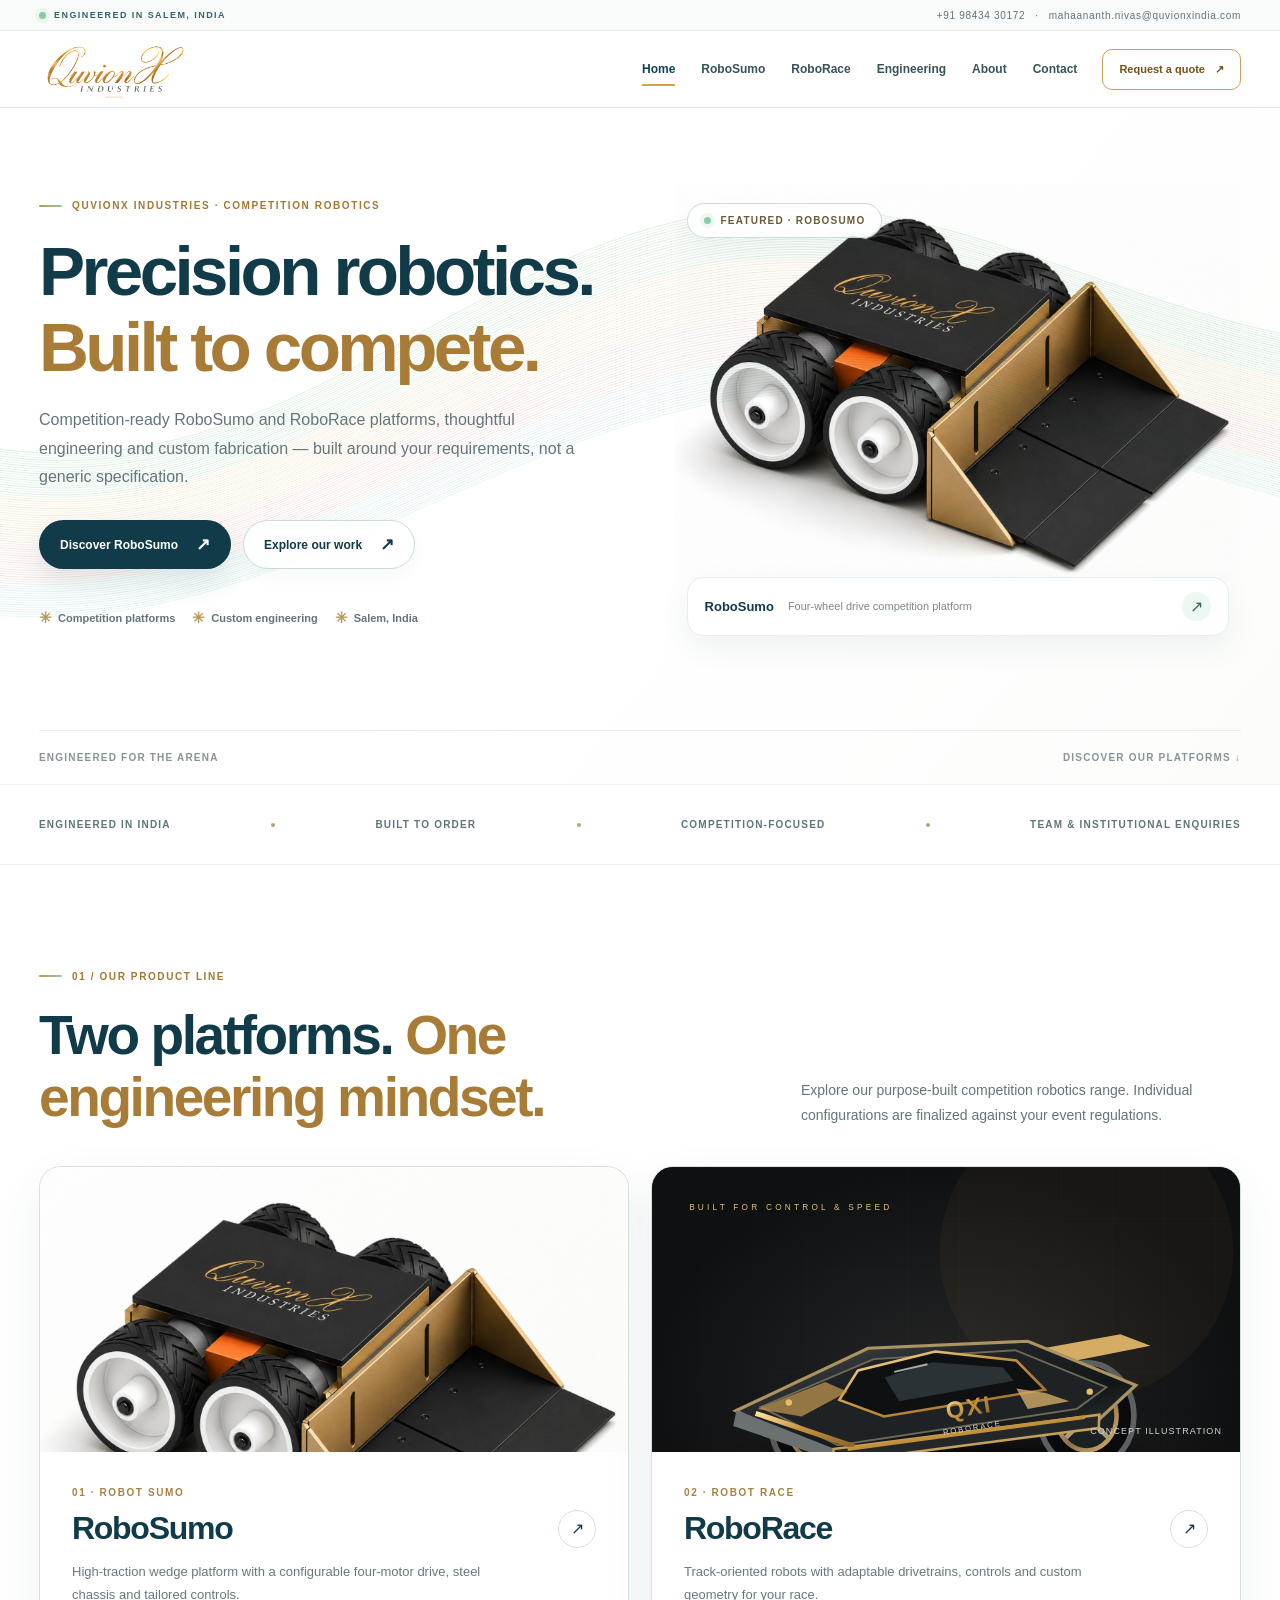
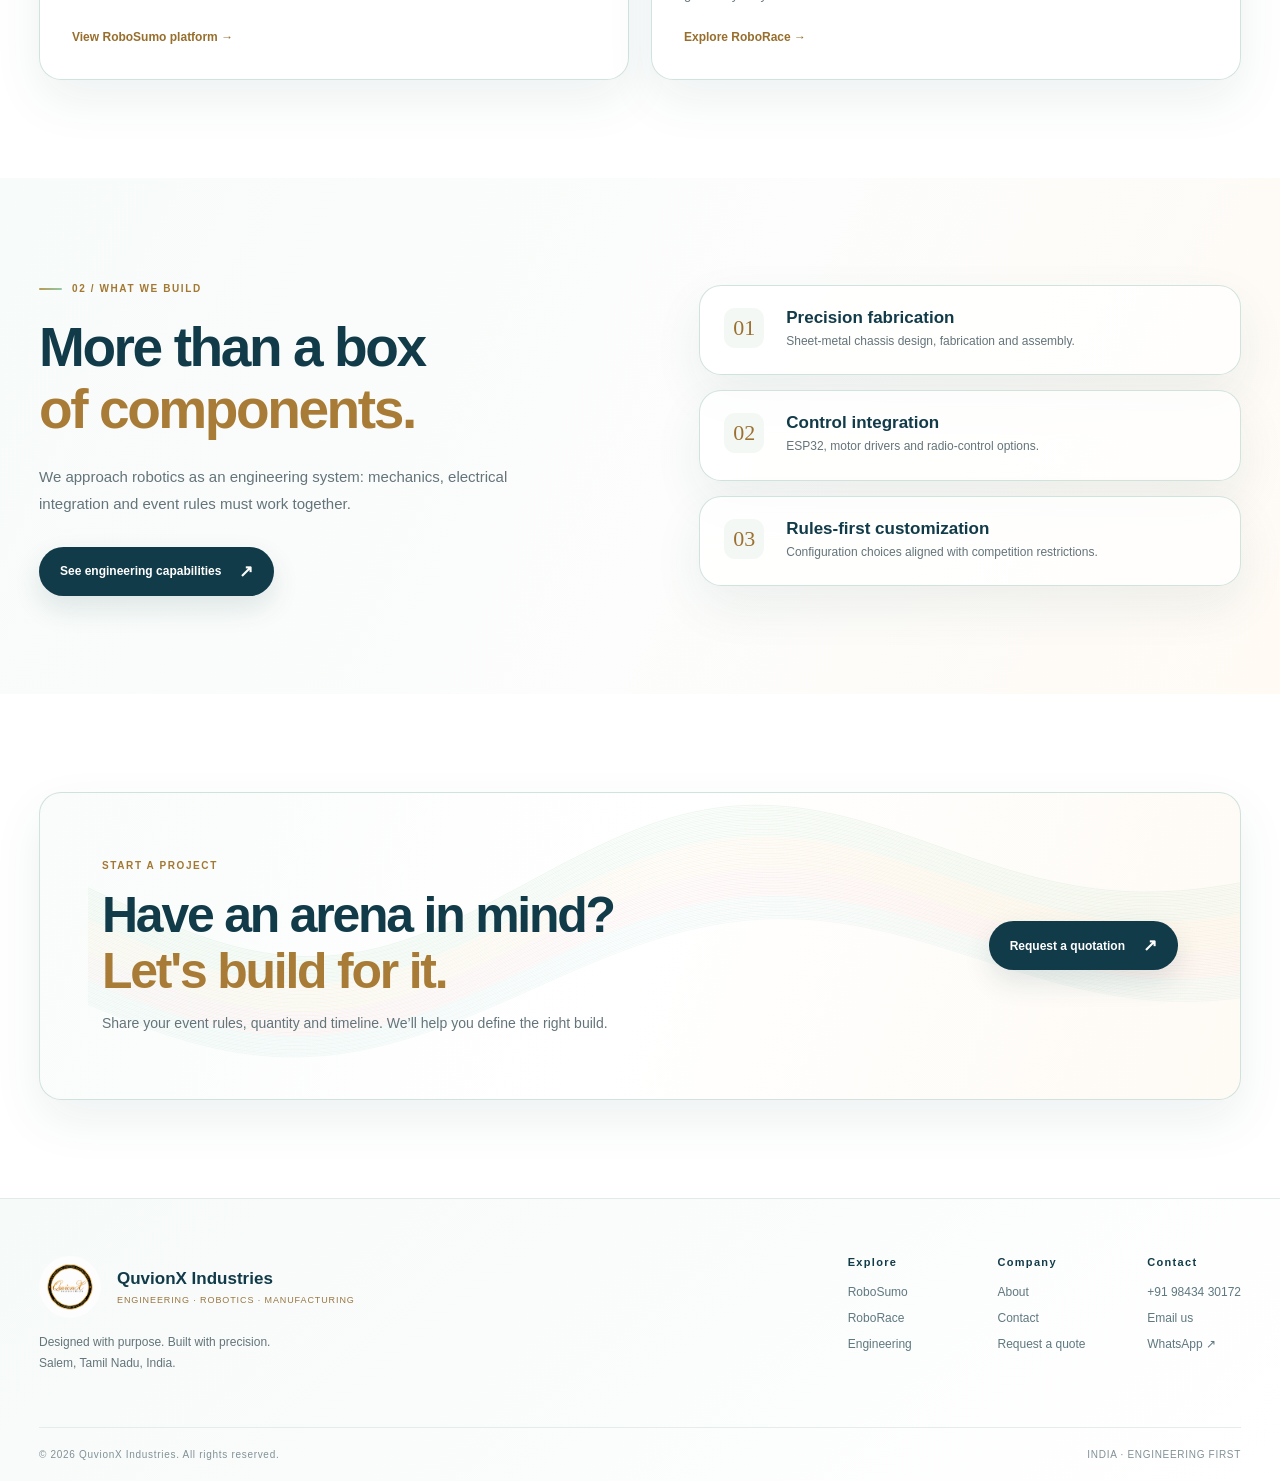
<file: index.html>
<!doctype html><html lang="en-IN"><head><meta charset="utf-8"><meta name="viewport" content="width=device-width, initial-scale=1"><meta name="theme-color" content="#ffffff"><meta name="description" content="QuvionX Industries in Salem, India: RoboSumo and RoboRace robots, custom chassis, DIY kits and competition-focused engineering."><meta name="robots" content="index, follow"><link rel="canonical" href="https://quvionxindia.com/"><meta property="og:type" content="website"><meta property="og:title" content="QuvionX Industries | Competition Robotics, Designed to Perform"><meta property="og:description" content="QuvionX Industries in Salem, India: RoboSumo and RoboRace robots, custom chassis, DIY kits and competition-focused engineering."><meta property="og:image" content="https://quvionxindia.com/assets/quvionx-official-logo.png"><meta property="og:url" content="https://quvionxindia.com/"><meta name="twitter:card" content="summary"><link rel="icon" href="assets/quvionx-official-logo.png" type="image/png"><link rel="stylesheet" href="styles.css?v=6"><script src="script.js?v=6" defer></script><title>QuvionX Industries | Competition Robotics, Designed to Perform</title></head><body><a class="skip-link" href="#main">Skip to content</a>
<div class="utility-bar"><div class="wrap utility-inner"><span class="utility-kicker"><span class="tiny-pulse"></span> ENGINEERED IN SALEM, INDIA</span><div class="utility-links"><a href="tel:+919843430172">+91 98434 30172</a><span aria-hidden="true">·</span><a href="mailto:mahaananth.nivas@quvionxindia.com">mahaananth.nivas@quvionxindia.com</a></div></div></div>
<header class="site-header" id="top"><div class="wrap header-inner">
<a class="brand" href="index.html" aria-label="QuvionX Industries home"><img class="brand-wordmark" src="assets/quvionx-wordmark.png" alt="QuvionX Industries" width="150" height="62" style="display:block;width:150px;height:62px;max-width:150px;object-fit:contain"></a>
<button class="menu-toggle" type="button" aria-label="Open menu" aria-expanded="false" aria-controls="site-nav"><span></span><span></span><span></span></button>
<nav class="site-nav" id="site-nav" aria-label="Main navigation"><a href="index.html" aria-current="page">Home</a><a href="robosumo.html">RoboSumo</a><a href="roborace.html">RoboRace</a><a href="engineering.html">Engineering</a><a href="about.html">About</a><a href="contact.html">Contact</a></nav>
<a class="header-cta" href="contact.html#quote">Request a quote <span aria-hidden="true">↗</span></a>
</div></header><main id="main">
<section class="hero home-hero"><div class="wave-surface" aria-hidden="true"></div><div class="ambient ambient-a" aria-hidden="true"></div><div class="ambient ambient-b" aria-hidden="true"></div><div class="wrap home-hero-grid">
<div class="hero-copy reveal"><span class="eyebrow"><span class="eyebrow-mark" aria-hidden="true"></span>QUVIONX INDUSTRIES · COMPETITION ROBOTICS</span><h1>Precision robotics.<br><em>Built to compete.</em></h1><p>Competition-ready RoboSumo and RoboRace platforms, thoughtful engineering and custom fabrication — built around your requirements, not a generic specification.</p><div class="actions"><a class="btn btn-primary" href="robosumo.html">Discover RoboSumo<span aria-hidden="true">↗</span></a><a class="btn btn-secondary" href="engineering.html">Explore our work<span aria-hidden="true">↗</span></a></div><div class="hero-proof"><span><span class="check">✳</span> Competition platforms</span><span><span class="check">✳</span> Custom engineering</span><span><span class="check">✳</span> Salem, India</span></div></div>
<div class="hero-visual reveal"><span class="floating-tag"><span class="tiny-pulse"></span> FEATURED · ROBOSUMO</span><img src="assets/robosumo-real.jpg" width="1600" height="1117" fetchpriority="high" alt="QuvionX RoboSumo four-wheel-drive wedge robot"><div class="visual-caption"><strong>RoboSumo</strong><span>Four-wheel drive competition platform</span><a href="robosumo.html" aria-label="Learn about RoboSumo">↗</a></div></div>
</div><div class="wrap hero-bottom"><span>ENGINEERED FOR THE ARENA</span><span>DISCOVER OUR PLATFORMS ↓</span></div></section>
<section class="trustline"><div class="wrap trustline-inner"><span>ENGINEERED IN INDIA</span><i></i><span>BUILT TO ORDER</span><i></i><span>COMPETITION-FOCUSED</span><i></i><span>TEAM &amp; INSTITUTIONAL ENQUIRIES</span></div></section>
<section class="section" id="platforms"><div class="wrap"><span class="eyebrow"><span class="eyebrow-mark" aria-hidden="true"></span>01 / OUR PRODUCT LINE</span><div class="section-heading reveal"><h2>Two platforms. <em>One engineering mindset.</em></h2><p>Explore our purpose-built competition robotics range. Individual configurations are finalized against your event regulations.</p></div><div class="product-tiles">
<a href="robosumo.html" class="glass-card product-tile reveal"><div class="tile-media white-media"><img src="assets/robosumo-real.jpg" loading="lazy" alt="QuvionX RoboSumo bot" width="1600" height="1117"></div><div class="tile-copy"><span class="micro">01 · ROBOT SUMO</span><div class="tile-title"><h3>RoboSumo</h3><span class="round-arrow">↗</span></div><p>High-traction wedge platform with a configurable four-motor drive, steel chassis and tailored controls.</p><span class="tile-link">View RoboSumo platform <span aria-hidden="true">→</span></span></div></a>
<a href="roborace.html" class="glass-card product-tile reveal"><div class="tile-media race-media"><img src="assets/roborace.svg" loading="lazy" alt="Illustrative QuvionX RoboRace concept" width="920" height="680"><small>Concept illustration</small></div><div class="tile-copy"><span class="micro">02 · ROBOT RACE</span><div class="tile-title"><h3>RoboRace</h3><span class="round-arrow">↗</span></div><p>Track-oriented robots with adaptable drivetrains, controls and custom geometry for your race.</p><span class="tile-link">Explore RoboRace <span aria-hidden="true">→</span></span></div></a>
</div></div></section>
<section class="section alt-section"><div class="wrap split-section"><div class="reveal"><span class="eyebrow"><span class="eyebrow-mark" aria-hidden="true"></span>02 / WHAT WE BUILD</span><h2>More than a box<br><em>of components.</em></h2><p>We approach robotics as an engineering system: mechanics, electrical integration and event rules must work together.</p><a class="btn btn-primary" href="engineering.html">See engineering capabilities<span aria-hidden="true">↗</span></a></div><div class="feature-stack"><div class="glass-card compact-feature reveal"><span>01</span><div><h3>Precision fabrication</h3><p>Sheet-metal chassis design, fabrication and assembly.</p></div></div><div class="glass-card compact-feature reveal"><span>02</span><div><h3>Control integration</h3><p>ESP32, motor drivers and radio-control options.</p></div></div><div class="glass-card compact-feature reveal"><span>03</span><div><h3>Rules-first customization</h3><p>Configuration choices aligned with competition restrictions.</p></div></div></div></div></section>
<section class="section closing-section"><div class="wrap glass-card closing-card reveal"><div class="wave-surface" aria-hidden="true"></div><div class="ambient ambient-a" aria-hidden="true"></div><div class="ambient ambient-b" aria-hidden="true"></div><div><span class="eyebrow">START A PROJECT</span><h2>Have an arena in mind?<br><em>Let's build for it.</em></h2><p>Share your event rules, quantity and timeline. We’ll help you define the right build.</p></div><a class="btn btn-primary" href="contact.html#quote">Request a quotation<span aria-hidden="true">↗</span></a></div></section></main><footer class="site-footer"><div class="wrap footer-main"><div><a href="index.html" class="footer-logo"><img src="assets/quvionx-official-logo.png" alt="QuvionX Industries emblem" width="62" height="62"><span><strong>QuvionX Industries</strong><small>ENGINEERING · ROBOTICS · MANUFACTURING</small></span></a><p>Designed with purpose. Built with precision.<br>Salem, Tamil Nadu, India.</p></div><div class="footer-cols"><div><h3>Explore</h3><a href="robosumo.html">RoboSumo</a><a href="roborace.html">RoboRace</a><a href="engineering.html">Engineering</a></div><div><h3>Company</h3><a href="about.html">About</a><a href="contact.html">Contact</a><a href="contact.html#quote">Request a quote</a></div><div><h3>Contact</h3><a href="tel:+919843430172">+91 98434 30172</a><a href="mailto:mahaananth.nivas@quvionxindia.com">Email us</a><a href="https://wa.me/919843430172" target="_blank" rel="noopener noreferrer">WhatsApp ↗</a></div></div></div><div class="wrap footer-end"><span>© <span id="year">2026</span> QuvionX Industries. All rights reserved.</span><span>INDIA · ENGINEERING FIRST</span></div></footer></body></html>
</file>
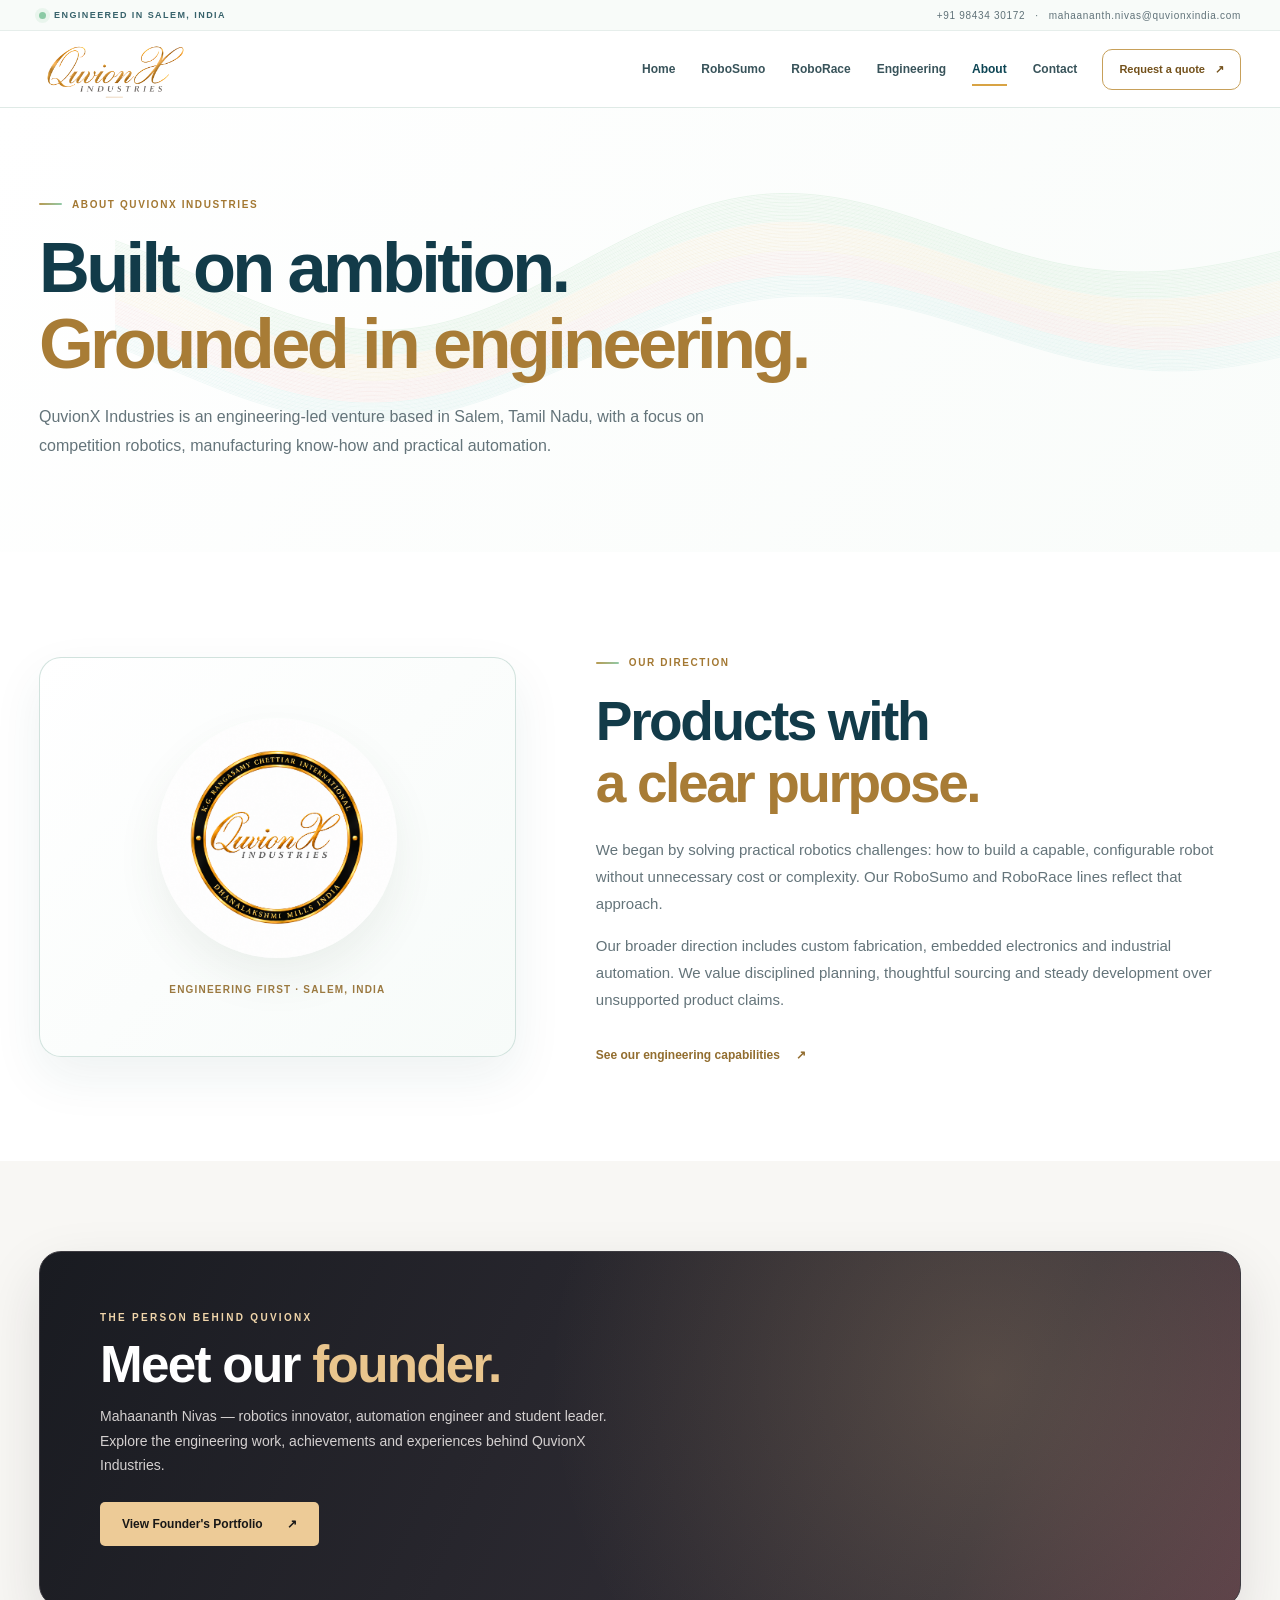
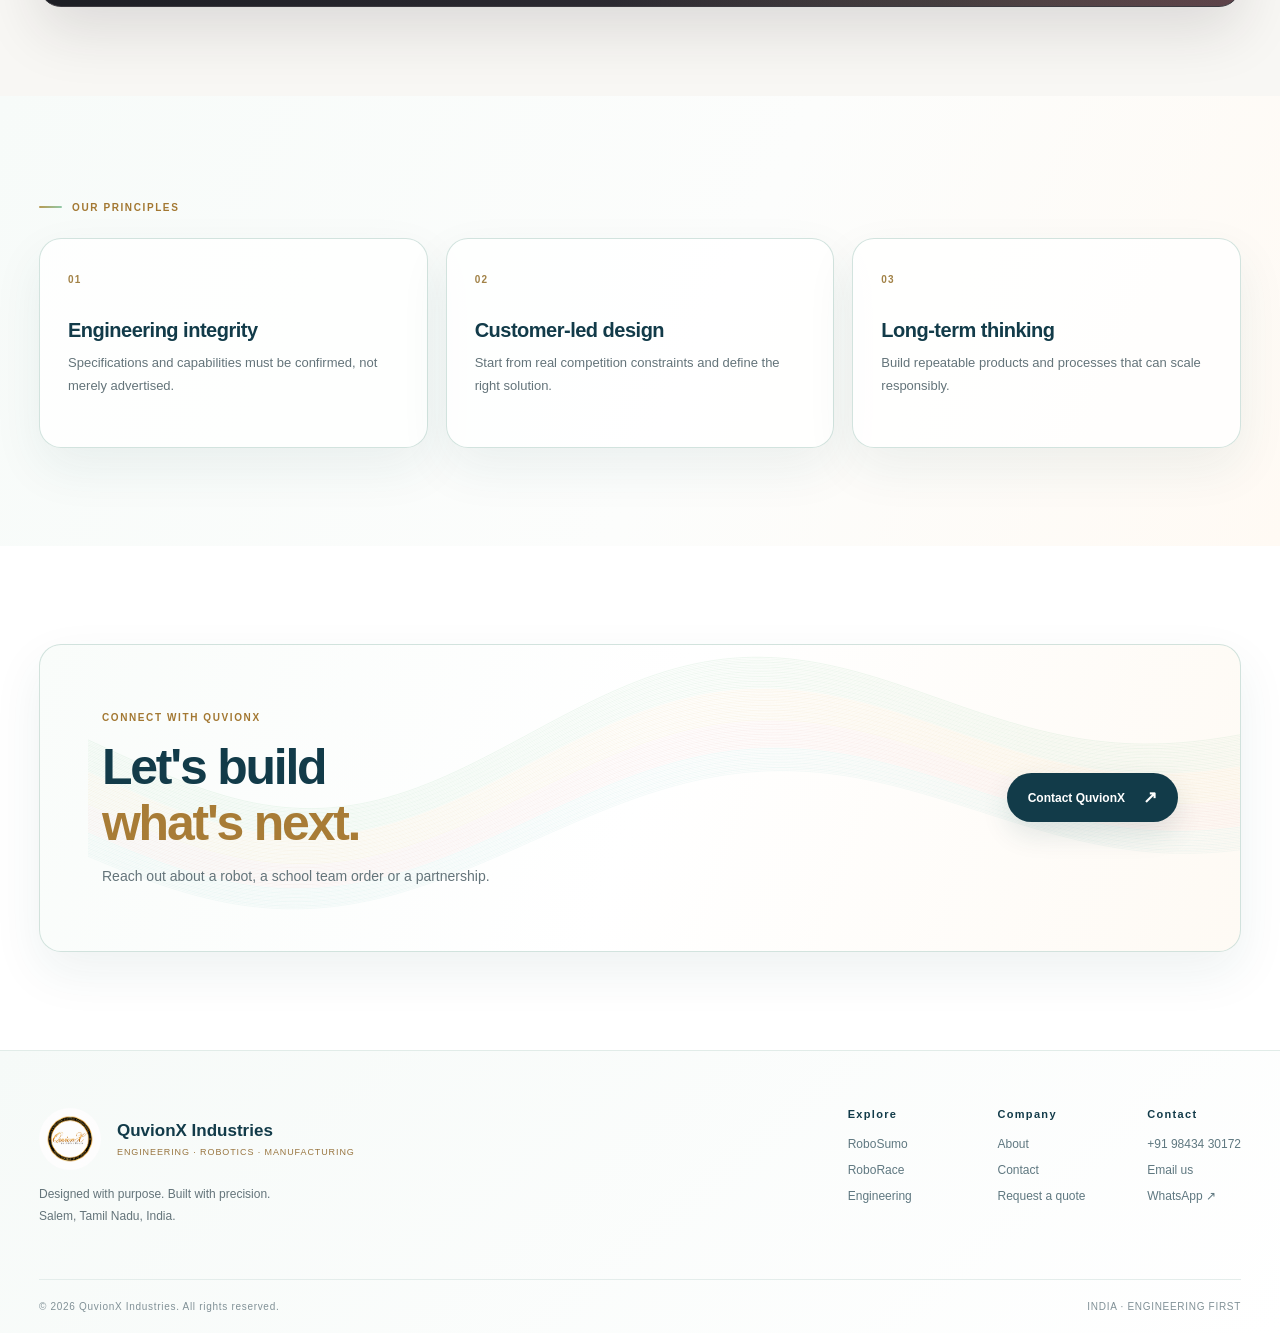
<file: about.html>
<!doctype html><html lang="en-IN"><head><meta charset="utf-8"><meta name="viewport" content="width=device-width, initial-scale=1"><meta name="theme-color" content="#ffffff"><meta name="description" content="Learn about QuvionX Industries, a Salem-based engineering venture building competition robots and custom robotic systems."><meta name="robots" content="index, follow"><link rel="canonical" href="https://quvionxindia.com/about.html"><meta property="og:type" content="website"><meta property="og:title" content="About Us | QuvionX Industries"><meta property="og:description" content="Learn about QuvionX Industries, a Salem-based engineering venture building competition robots and custom robotic systems."><meta property="og:image" content="https://quvionxindia.com/assets/quvionx-official-logo.png"><meta property="og:url" content="https://quvionxindia.com/about.html"><meta name="twitter:card" content="summary"><link rel="icon" href="assets/quvionx-official-logo.png" type="image/png"><link rel="stylesheet" href="styles.css?v=6"><script src="script.js?v=6" defer></script><title>About Us | QuvionX Industries</title><style>
/* Founder portal; scoped to About page only. */
.founder-feature{padding:clamp(55px,7vw,90px) 0;background:#f8f7f4}
.founder-feature .founder-panel{display:grid;grid-template-columns:minmax(0,1fr);gap:0;align-items:center;position:relative;overflow:hidden;border-radius:22px;background:linear-gradient(115deg,#191b21,#343038 78%,#583e47);color:#fff;min-height:0;border:1px solid #3c3a40;box-shadow:0 24px 58px rgba(35,30,35,.13)}
.founder-feature .founder-panel:before{content:'';position:absolute;inset:0;background:radial-gradient(circle at 79% 36%,rgba(232,188,132,.2),transparent 45%);pointer-events:none}
.founder-feature .founder-copy{position:relative;z-index:2;padding:clamp(25px,5vw,60px) clamp(25px,5vw,60px)}
.founder-feature .founder-kicker{display:block;color:#f0d5aa;font-size:10px;letter-spacing:2.3px;font-weight:850;margin-bottom:14px}
.founder-feature h2{font-size:clamp(29px,4vw,53px);letter-spacing:-1.7px;line-height:1.08;margin:0 0 12px;color:#fff}
.founder-feature h2 em{color:#e9c58d;font-style:normal}
.founder-feature p{color:#d4d0d0;line-height:1.75;max-width:540px;font-size:14px;margin:0 0 24px}
.founder-feature .founder-button{display:inline-flex;align-items:center;gap:24px;background:#edcb97;color:#191817;padding:15px 22px;text-decoration:none;border-radius:5px;font-weight:800;font-size:12px;white-space:normal}
.founder-feature .founder-button:hover{background:#fff4dd}
@media(max-width:650px){.founder-feature .founder-panel{grid-template-columns:1fr;gap:0}.founder-feature .founder-copy{padding:26px 25px 0}.founder-feature .founder-button{width:100%;justify-content:space-between}}
@media(prefers-reduced-motion:reduce){}
</style></head><body><a class="skip-link" href="#main">Skip to content</a>
<div class="utility-bar"><div class="wrap utility-inner"><span class="utility-kicker"><span class="tiny-pulse"></span> ENGINEERED IN SALEM, INDIA</span><div class="utility-links"><a href="tel:+919843430172">+91 98434 30172</a><span aria-hidden="true">·</span><a href="mailto:mahaananth.nivas@quvionxindia.com">mahaananth.nivas@quvionxindia.com</a></div></div></div>
<header class="site-header" id="top"><div class="wrap header-inner">
<a class="brand" href="index.html" aria-label="QuvionX Industries home"><img class="brand-wordmark" src="assets/quvionx-wordmark.png" alt="QuvionX Industries" width="150" height="62" style="display:block;width:150px;height:62px;max-width:150px;object-fit:contain"></a>
<button class="menu-toggle" type="button" aria-label="Open menu" aria-expanded="false" aria-controls="site-nav"><span></span><span></span><span></span></button>
<nav class="site-nav" id="site-nav" aria-label="Main navigation"><a href="index.html">Home</a><a href="robosumo.html">RoboSumo</a><a href="roborace.html">RoboRace</a><a href="engineering.html">Engineering</a><a href="about.html" aria-current="page">About</a><a href="contact.html">Contact</a></nav>
<a class="header-cta" href="contact.html#quote">Request a quote <span aria-hidden="true">↗</span></a>
</div></header><main id="main">
<section class="page-lead about-lead"><div class="wave-surface" aria-hidden="true"></div><div class="ambient ambient-a" aria-hidden="true"></div><div class="ambient ambient-b" aria-hidden="true"></div><div class="wrap page-lead-copy reveal"><span class="eyebrow"><span class="eyebrow-mark" aria-hidden="true"></span>ABOUT QUVIONX INDUSTRIES</span><h1>Built on ambition.<br><em>Grounded in engineering.</em></h1><p>QuvionX Industries is an engineering-led venture based in Salem, Tamil Nadu, with a focus on competition robotics, manufacturing know-how and practical automation.</p></div></section>
<section class="section"><div class="wrap about-columns"><div class="about-portrait glass-card reveal"><img src="assets/quvionx-official-logo.png" width="620" height="620" alt="Official QuvionX Industries circular corporate emblem"><span>ENGINEERING FIRST · SALEM, INDIA</span></div><div class="about-narrative reveal"><span class="eyebrow"><span class="eyebrow-mark" aria-hidden="true"></span>OUR DIRECTION</span><h2>Products with<br><em>a clear purpose.</em></h2><p>We began by solving practical robotics challenges: how to build a capable, configurable robot without unnecessary cost or complexity. Our RoboSumo and RoboRace lines reflect that approach.</p><p>Our broader direction includes custom fabrication, embedded electronics and industrial automation. We value disciplined planning, thoughtful sourcing and steady development over unsupported product claims.</p><a class="text-arrow" href="engineering.html">See our engineering capabilities <span aria-hidden="true">↗</span></a></div></div></section>
<section class="founder-feature" aria-labelledby="founder-feature-title"><div class="wrap">
  <div class="founder-panel reveal">
    <div class="founder-copy">
      <span class="founder-kicker">THE PERSON BEHIND QUVIONX</span>
      <h2 id="founder-feature-title">Meet our <em>founder.</em></h2>
      <p>Mahaananth Nivas — robotics innovator, automation engineer and student leader. Explore the engineering work, achievements and experiences behind QuvionX Industries.</p>
      <a class="founder-button" href="founder.html">View Founder's Portfolio <span aria-hidden="true">↗</span></a>
    </div>
  </div>
</div></section>
<section class="section alt-section"><div class="wrap"><span class="eyebrow"><span class="eyebrow-mark" aria-hidden="true"></span>OUR PRINCIPLES</span><div class="three-grid principles"><div class="glass-card info-card reveal"><span class="info-idx">01</span><h3>Engineering integrity</h3><p>Specifications and capabilities must be confirmed, not merely advertised.</p></div><div class="glass-card info-card reveal"><span class="info-idx">02</span><h3>Customer-led design</h3><p>Start from real competition constraints and define the right solution.</p></div><div class="glass-card info-card reveal"><span class="info-idx">03</span><h3>Long-term thinking</h3><p>Build repeatable products and processes that can scale responsibly.</p></div></div></div></section>
<section class="section closing-section"><div class="wrap glass-card closing-card reveal"><div class="wave-surface" aria-hidden="true"></div><div class="ambient ambient-a" aria-hidden="true"></div><div class="ambient ambient-b" aria-hidden="true"></div><div><span class="eyebrow">CONNECT WITH QUVIONX</span><h2>Let's build<br><em>what's next.</em></h2><p>Reach out about a robot, a school team order or a partnership.</p></div><a class="btn btn-primary" href="contact.html">Contact QuvionX<span aria-hidden="true">↗</span></a></div></section></main><footer class="site-footer"><div class="wrap footer-main"><div><a href="index.html" class="footer-logo"><img src="assets/quvionx-official-logo.png" alt="QuvionX Industries emblem" width="62" height="62"><span><strong>QuvionX Industries</strong><small>ENGINEERING · ROBOTICS · MANUFACTURING</small></span></a><p>Designed with purpose. Built with precision.<br>Salem, Tamil Nadu, India.</p></div><div class="footer-cols"><div><h3>Explore</h3><a href="robosumo.html">RoboSumo</a><a href="roborace.html">RoboRace</a><a href="engineering.html">Engineering</a></div><div><h3>Company</h3><a href="about.html">About</a><a href="contact.html">Contact</a><a href="contact.html#quote">Request a quote</a></div><div><h3>Contact</h3><a href="tel:+919843430172">+91 98434 30172</a><a href="mailto:mahaananth.nivas@quvionxindia.com">Email us</a><a href="https://wa.me/919843430172" target="_blank" rel="noopener noreferrer">WhatsApp ↗</a></div></div></div><div class="wrap footer-end"><span>© <span id="year">2026</span> QuvionX Industries. All rights reserved.</span><span>INDIA · ENGINEERING FIRST</span></div></footer></body></html>
</file>
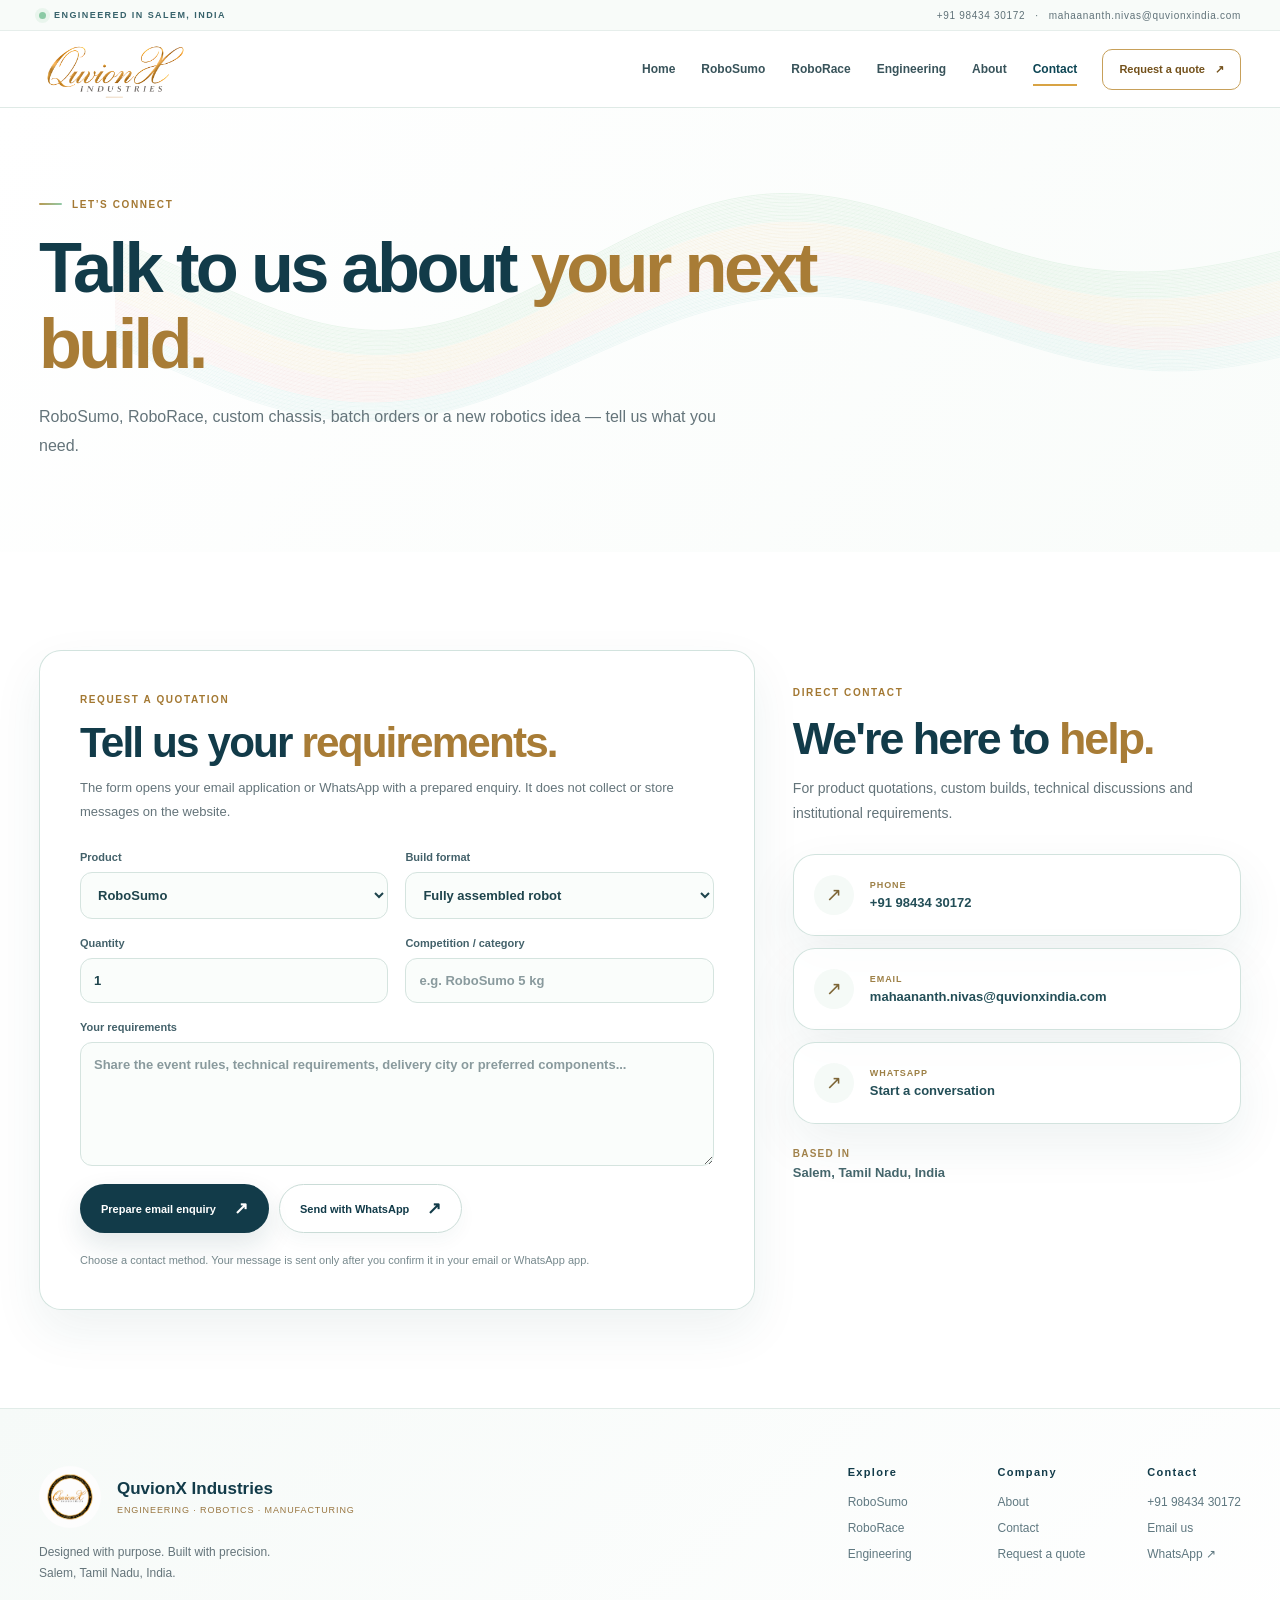
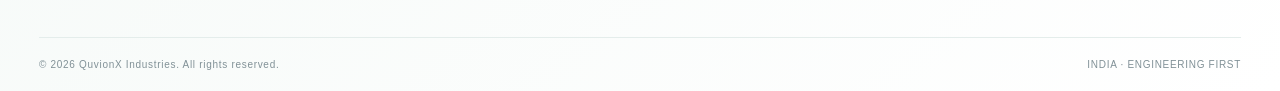
<file: contact.html>
<!doctype html><html lang="en-IN"><head><meta charset="utf-8"><meta name="viewport" content="width=device-width, initial-scale=1"><meta name="theme-color" content="#ffffff"><meta name="description" content="Contact QuvionX Industries in Salem, India. Request RoboSumo, RoboRace, DIY robotics kits, custom chassis and institutional quotations."><meta name="robots" content="index, follow"><link rel="canonical" href="https://quvionxindia.com/contact.html"><meta property="og:type" content="website"><meta property="og:title" content="Contact &amp; Get a Quote | QuvionX Industries"><meta property="og:description" content="Contact QuvionX Industries in Salem, India. Request RoboSumo, RoboRace, DIY robotics kits, custom chassis and institutional quotations."><meta property="og:image" content="https://quvionxindia.com/assets/quvionx-official-logo.png"><meta property="og:url" content="https://quvionxindia.com/contact.html"><meta name="twitter:card" content="summary"><link rel="icon" href="assets/quvionx-official-logo.png" type="image/png"><link rel="stylesheet" href="styles.css?v=6"><script src="script.js?v=6" defer></script><title>Contact &amp; Get a Quote | QuvionX Industries</title></head><body><a class="skip-link" href="#main">Skip to content</a>
<div class="utility-bar"><div class="wrap utility-inner"><span class="utility-kicker"><span class="tiny-pulse"></span> ENGINEERED IN SALEM, INDIA</span><div class="utility-links"><a href="tel:+919843430172">+91 98434 30172</a><span aria-hidden="true">·</span><a href="mailto:mahaananth.nivas@quvionxindia.com">mahaananth.nivas@quvionxindia.com</a></div></div></div>
<header class="site-header" id="top"><div class="wrap header-inner">
<a class="brand" href="index.html" aria-label="QuvionX Industries home"><img class="brand-wordmark" src="assets/quvionx-wordmark.png" alt="QuvionX Industries" width="150" height="62" style="display:block;width:150px;height:62px;max-width:150px;object-fit:contain"></a>
<button class="menu-toggle" type="button" aria-label="Open menu" aria-expanded="false" aria-controls="site-nav"><span></span><span></span><span></span></button>
<nav class="site-nav" id="site-nav" aria-label="Main navigation"><a href="index.html">Home</a><a href="robosumo.html">RoboSumo</a><a href="roborace.html">RoboRace</a><a href="engineering.html">Engineering</a><a href="about.html">About</a><a href="contact.html" aria-current="page">Contact</a></nav>
<a class="header-cta" href="contact.html#quote">Request a quote <span aria-hidden="true">↗</span></a>
</div></header><main id="main">
<section class="page-lead contact-lead"><div class="wave-surface" aria-hidden="true"></div><div class="ambient ambient-a" aria-hidden="true"></div><div class="ambient ambient-b" aria-hidden="true"></div><div class="wrap page-lead-copy reveal"><span class="eyebrow"><span class="eyebrow-mark" aria-hidden="true"></span>LET’S CONNECT</span><h1>Talk to us about <em>your next build.</em></h1><p>RoboSumo, RoboRace, custom chassis, batch orders or a new robotics idea — tell us what you need.</p></div></section>
<section class="section contact-page" id="quote"><div class="wrap contact-grid"><div class="glass-card quote-panel reveal"><div class="form-heading"><span class="eyebrow">REQUEST A QUOTATION</span><h2>Tell us your <em>requirements.</em></h2><p>The form opens your email application or WhatsApp with a prepared enquiry. It does not collect or store messages on the website.</p></div><form id="quote-form" class="quote-form"><div class="form-row"><label>Product<select name="product" id="product" required><option value="RoboSumo">RoboSumo</option><option value="RoboRace">RoboRace</option><option value="Custom robotics / fabrication">Custom robotics / fabrication</option><option value="Institutional / team order">Institutional / team order</option></select></label><label>Build format<select name="format" id="format" required><option value="Fully assembled robot">Fully assembled robot</option><option value="DIY robotics kit">DIY robotics kit</option><option value="Chassis / fabrication only">Chassis / fabrication only</option><option value="Discuss my options">Discuss my options</option></select></label></div><div class="form-row"><label>Quantity<input id="quantity" name="quantity" type="number" min="1" max="1000" value="1" required></label><label>Competition / category<input id="event" name="event" type="text" maxlength="100" placeholder="e.g. RoboSumo 5 kg"></label></div><label>Your requirements<textarea id="requirements" name="requirements" maxlength="900" rows="5" placeholder="Share the event rules, technical requirements, delivery city or preferred components..."></textarea></label><div class="form-actions"><button type="submit" class="btn btn-primary">Prepare email enquiry <span aria-hidden="true">↗</span></button><button type="button" class="btn btn-secondary" id="whatsapp-quote">Send with WhatsApp <span aria-hidden="true">↗</span></button></div><p class="form-status" id="form-status" role="status" aria-live="polite">Choose a contact method. Your message is sent only after you confirm it in your email or WhatsApp app.</p></form></div>
<aside class="contact-aside reveal"><span class="eyebrow">DIRECT CONTACT</span><h2>We're here to <em>help.</em></h2><p>For product quotations, custom builds, technical discussions and institutional requirements.</p><a class="contact-method glass-card" href="tel:+919843430172"><span class="contact-symbol">↗</span><span><small>PHONE</small><strong>+91 98434 30172</strong></span></a><a class="contact-method glass-card" href="mailto:mahaananth.nivas@quvionxindia.com"><span class="contact-symbol">↗</span><span><small>EMAIL</small><strong class="email-break">mahaananth.nivas@quvionxindia.com</strong></span></a><a class="contact-method glass-card" href="https://wa.me/919843430172?text=Hello%20QuvionX%20Industries%2C%20I%20would%20like%20to%20enquire%20about%20a%20robotics%20product." target="_blank" rel="noopener noreferrer"><span class="contact-symbol">↗</span><span><small>WHATSAPP</small><strong>Start a conversation</strong></span></a><div class="where"><small>BASED IN</small><strong>Salem, Tamil Nadu, India</strong></div></aside></div></section></main><footer class="site-footer"><div class="wrap footer-main"><div><a href="index.html" class="footer-logo"><img src="assets/quvionx-official-logo.png" alt="QuvionX Industries emblem" width="62" height="62"><span><strong>QuvionX Industries</strong><small>ENGINEERING · ROBOTICS · MANUFACTURING</small></span></a><p>Designed with purpose. Built with precision.<br>Salem, Tamil Nadu, India.</p></div><div class="footer-cols"><div><h3>Explore</h3><a href="robosumo.html">RoboSumo</a><a href="roborace.html">RoboRace</a><a href="engineering.html">Engineering</a></div><div><h3>Company</h3><a href="about.html">About</a><a href="contact.html">Contact</a><a href="contact.html#quote">Request a quote</a></div><div><h3>Contact</h3><a href="tel:+919843430172">+91 98434 30172</a><a href="mailto:mahaananth.nivas@quvionxindia.com">Email us</a><a href="https://wa.me/919843430172" target="_blank" rel="noopener noreferrer">WhatsApp ↗</a></div></div></div><div class="wrap footer-end"><span>© <span id="year">2026</span> QuvionX Industries. All rights reserved.</span><span>INDIA · ENGINEERING FIRST</span></div></footer></body></html>
</file>
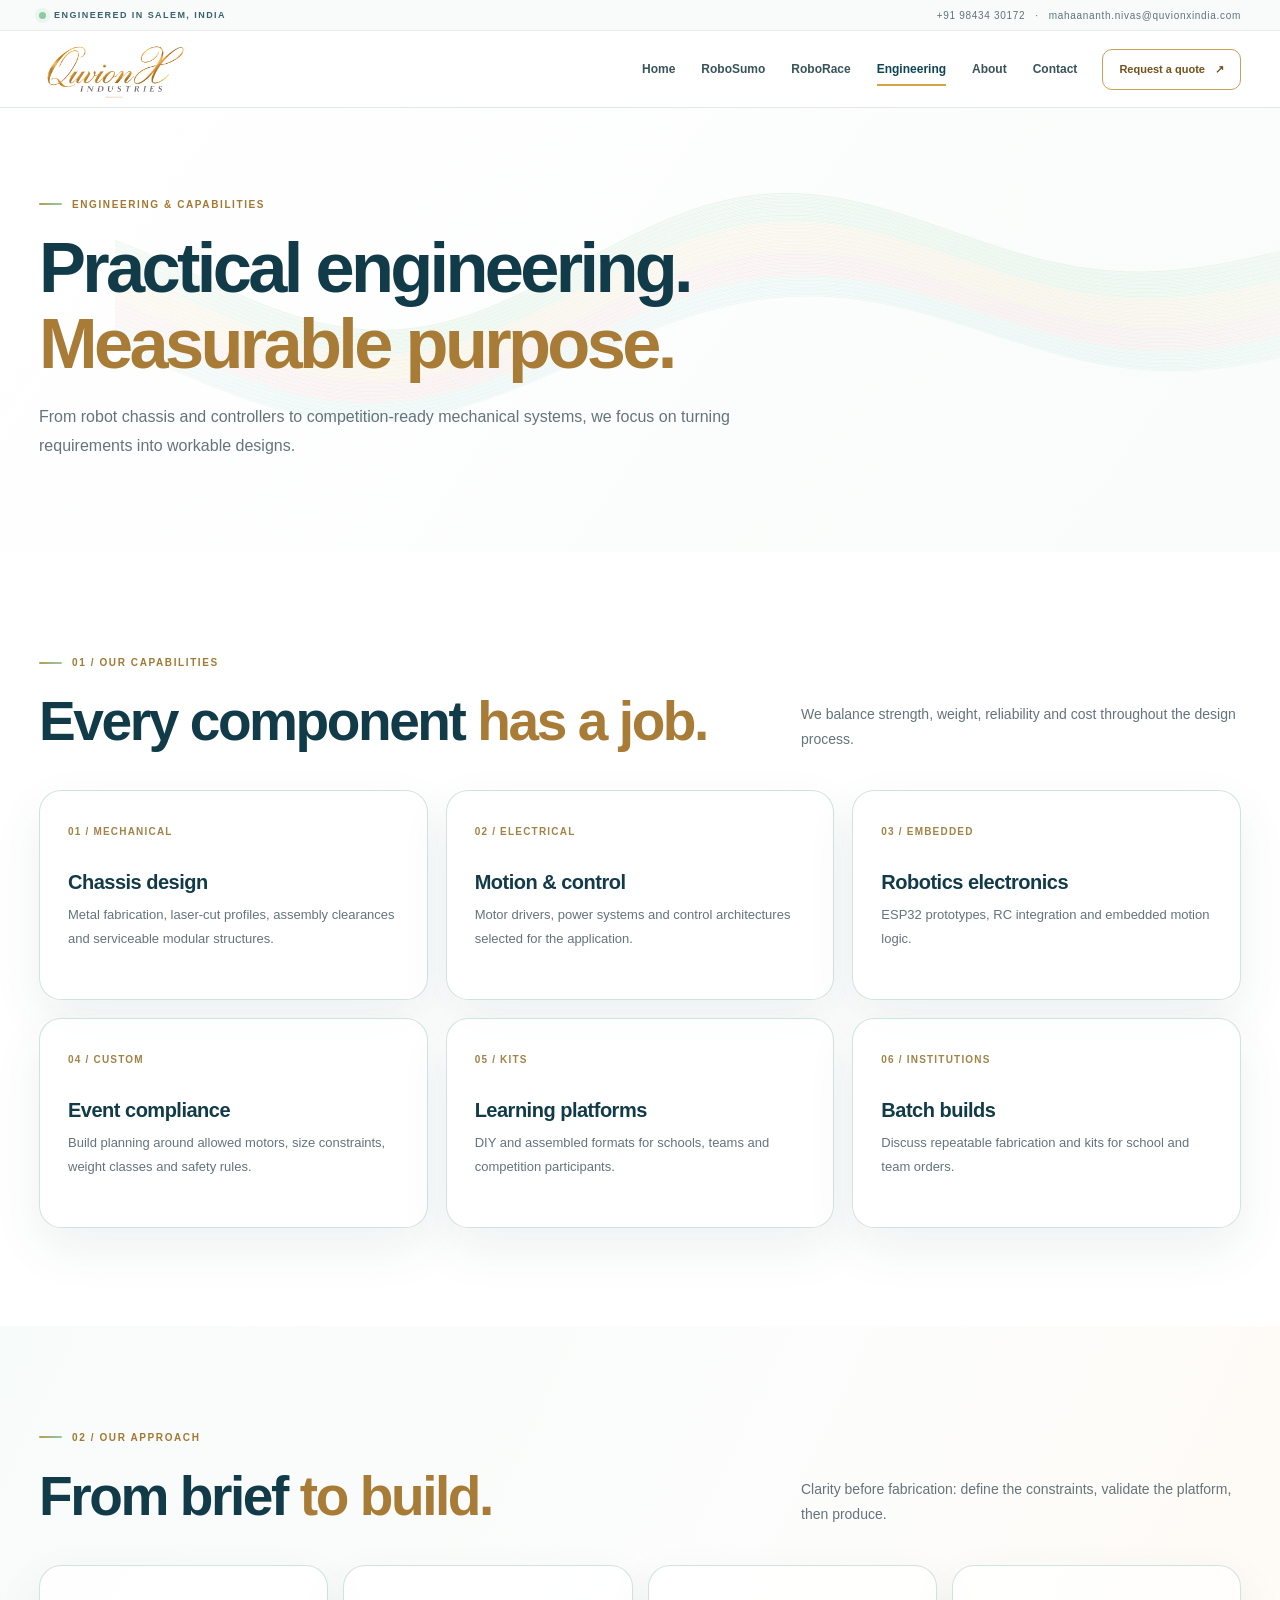
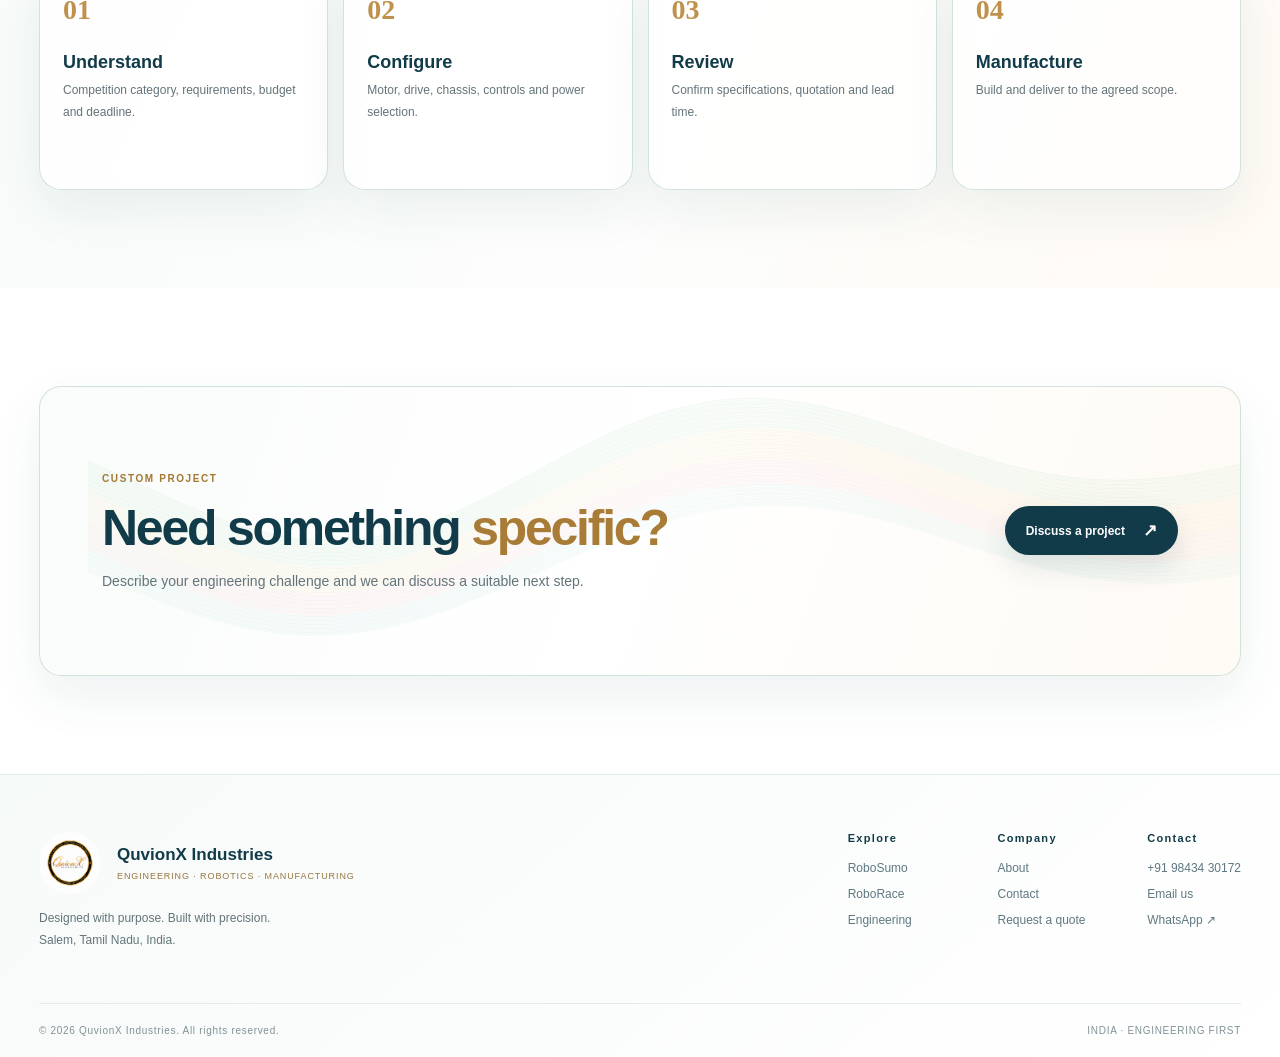
<file: engineering.html>
<!doctype html><html lang="en-IN"><head><meta charset="utf-8"><meta name="viewport" content="width=device-width, initial-scale=1"><meta name="theme-color" content="#ffffff"><meta name="description" content="Engineering capabilities at QuvionX Industries: robotic chassis, precision metal fabrication, motor control and custom competition builds."><meta name="robots" content="index, follow"><link rel="canonical" href="https://quvionxindia.com/engineering.html"><meta property="og:type" content="website"><meta property="og:title" content="Engineering &amp; Capabilities | QuvionX Industries"><meta property="og:description" content="Engineering capabilities at QuvionX Industries: robotic chassis, precision metal fabrication, motor control and custom competition builds."><meta property="og:image" content="https://quvionxindia.com/assets/quvionx-official-logo.png"><meta property="og:url" content="https://quvionxindia.com/engineering.html"><meta name="twitter:card" content="summary"><link rel="icon" href="assets/quvionx-official-logo.png" type="image/png"><link rel="stylesheet" href="styles.css?v=6"><script src="script.js?v=6" defer></script><title>Engineering &amp; Capabilities | QuvionX Industries</title></head><body><a class="skip-link" href="#main">Skip to content</a>
<div class="utility-bar"><div class="wrap utility-inner"><span class="utility-kicker"><span class="tiny-pulse"></span> ENGINEERED IN SALEM, INDIA</span><div class="utility-links"><a href="tel:+919843430172">+91 98434 30172</a><span aria-hidden="true">·</span><a href="mailto:mahaananth.nivas@quvionxindia.com">mahaananth.nivas@quvionxindia.com</a></div></div></div>
<header class="site-header" id="top"><div class="wrap header-inner">
<a class="brand" href="index.html" aria-label="QuvionX Industries home"><img class="brand-wordmark" src="assets/quvionx-wordmark.png" alt="QuvionX Industries" width="150" height="62" style="display:block;width:150px;height:62px;max-width:150px;object-fit:contain"></a>
<button class="menu-toggle" type="button" aria-label="Open menu" aria-expanded="false" aria-controls="site-nav"><span></span><span></span><span></span></button>
<nav class="site-nav" id="site-nav" aria-label="Main navigation"><a href="index.html">Home</a><a href="robosumo.html">RoboSumo</a><a href="roborace.html">RoboRace</a><a href="engineering.html" aria-current="page">Engineering</a><a href="about.html">About</a><a href="contact.html">Contact</a></nav>
<a class="header-cta" href="contact.html#quote">Request a quote <span aria-hidden="true">↗</span></a>
</div></header><main id="main">
<section class="page-lead"><div class="wave-surface" aria-hidden="true"></div><div class="ambient ambient-a" aria-hidden="true"></div><div class="ambient ambient-b" aria-hidden="true"></div><div class="wrap page-lead-copy reveal"><span class="eyebrow"><span class="eyebrow-mark" aria-hidden="true"></span>ENGINEERING & CAPABILITIES</span><h1>Practical engineering.<br><em>Measurable purpose.</em></h1><p>From robot chassis and controllers to competition-ready mechanical systems, we focus on turning requirements into workable designs.</p></div></section>
<section class="section"><div class="wrap"><span class="eyebrow"><span class="eyebrow-mark" aria-hidden="true"></span>01 / OUR CAPABILITIES</span><div class="section-heading"><h2>Every component <em>has a job.</em></h2><p>We balance strength, weight, reliability and cost throughout the design process.</p></div><div class="three-grid"><article class="glass-card info-card reveal"><span class="info-idx">01 / MECHANICAL</span><h3>Chassis design</h3><p>Metal fabrication, laser-cut profiles, assembly clearances and serviceable modular structures.</p></article><article class="glass-card info-card reveal"><span class="info-idx">02 / ELECTRICAL</span><h3>Motion &amp; control</h3><p>Motor drivers, power systems and control architectures selected for the application.</p></article><article class="glass-card info-card reveal"><span class="info-idx">03 / EMBEDDED</span><h3>Robotics electronics</h3><p>ESP32 prototypes, RC integration and embedded motion logic.</p></article><article class="glass-card info-card reveal"><span class="info-idx">04 / CUSTOM</span><h3>Event compliance</h3><p>Build planning around allowed motors, size constraints, weight classes and safety rules.</p></article><article class="glass-card info-card reveal"><span class="info-idx">05 / KITS</span><h3>Learning platforms</h3><p>DIY and assembled formats for schools, teams and competition participants.</p></article><article class="glass-card info-card reveal"><span class="info-idx">06 / INSTITUTIONS</span><h3>Batch builds</h3><p>Discuss repeatable fabrication and kits for school and team orders.</p></article></div></div></section>
<section class="section alt-section"><div class="wrap"><span class="eyebrow"><span class="eyebrow-mark" aria-hidden="true"></span>02 / OUR APPROACH</span><div class="section-heading"><h2>From brief <em>to build.</em></h2><p>Clarity before fabrication: define the constraints, validate the platform, then produce.</p></div><div class="four-grid"><article class="glass-card step-card"><span>01</span><h3>Understand</h3><p>Competition category, requirements, budget and deadline.</p></article><article class="glass-card step-card"><span>02</span><h3>Configure</h3><p>Motor, drive, chassis, controls and power selection.</p></article><article class="glass-card step-card"><span>03</span><h3>Review</h3><p>Confirm specifications, quotation and lead time.</p></article><article class="glass-card step-card"><span>04</span><h3>Manufacture</h3><p>Build and deliver to the agreed scope.</p></article></div></div></section>
<section class="section closing-section"><div class="wrap glass-card closing-card reveal"><div class="wave-surface" aria-hidden="true"></div><div class="ambient ambient-a" aria-hidden="true"></div><div class="ambient ambient-b" aria-hidden="true"></div><div><span class="eyebrow">CUSTOM PROJECT</span><h2>Need something <em>specific?</em></h2><p>Describe your engineering challenge and we can discuss a suitable next step.</p></div><a class="btn btn-primary" href="contact.html?product=Custom%20robotics%20%2F%20fabrication#quote">Discuss a project<span aria-hidden="true">↗</span></a></div></section></main><footer class="site-footer"><div class="wrap footer-main"><div><a href="index.html" class="footer-logo"><img src="assets/quvionx-official-logo.png" alt="QuvionX Industries emblem" width="62" height="62"><span><strong>QuvionX Industries</strong><small>ENGINEERING · ROBOTICS · MANUFACTURING</small></span></a><p>Designed with purpose. Built with precision.<br>Salem, Tamil Nadu, India.</p></div><div class="footer-cols"><div><h3>Explore</h3><a href="robosumo.html">RoboSumo</a><a href="roborace.html">RoboRace</a><a href="engineering.html">Engineering</a></div><div><h3>Company</h3><a href="about.html">About</a><a href="contact.html">Contact</a><a href="contact.html#quote">Request a quote</a></div><div><h3>Contact</h3><a href="tel:+919843430172">+91 98434 30172</a><a href="mailto:mahaananth.nivas@quvionxindia.com">Email us</a><a href="https://wa.me/919843430172" target="_blank" rel="noopener noreferrer">WhatsApp ↗</a></div></div></div><div class="wrap footer-end"><span>© <span id="year">2026</span> QuvionX Industries. All rights reserved.</span><span>INDIA · ENGINEERING FIRST</span></div></footer></body></html>
</file>
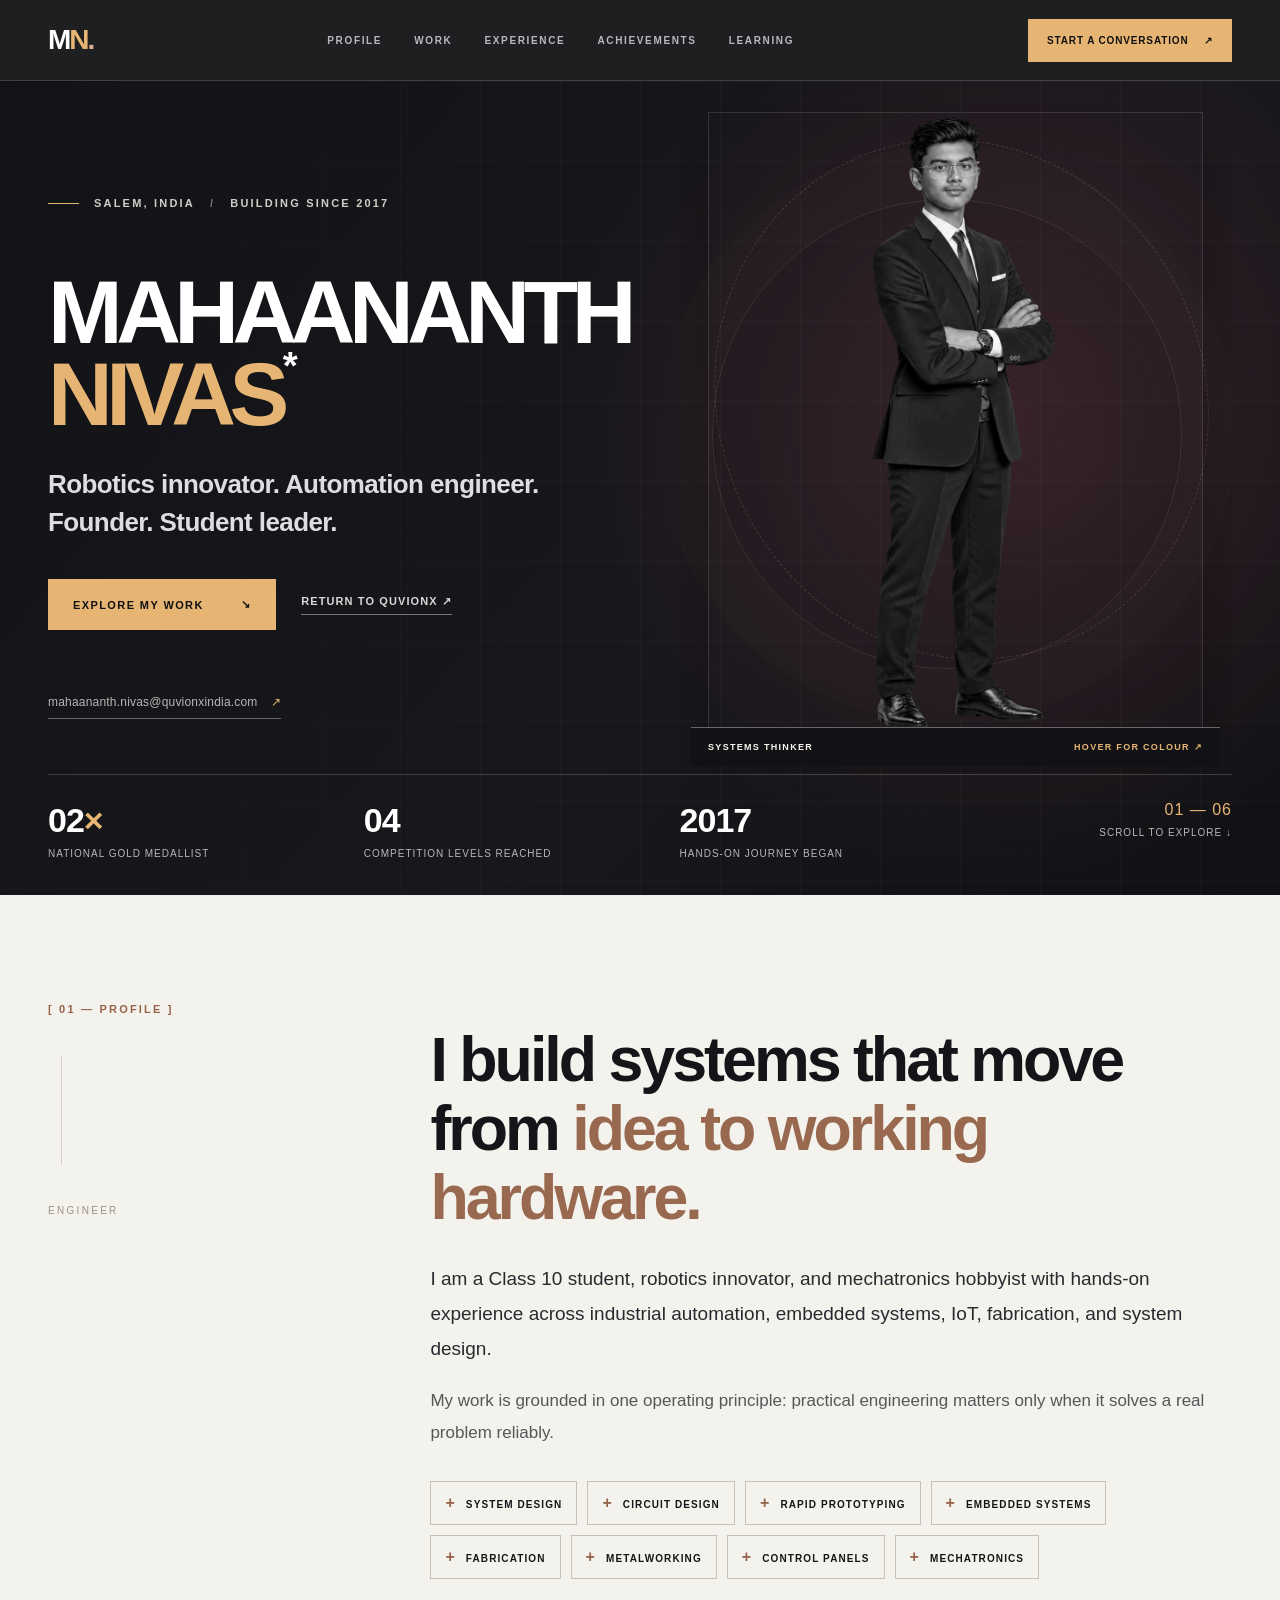
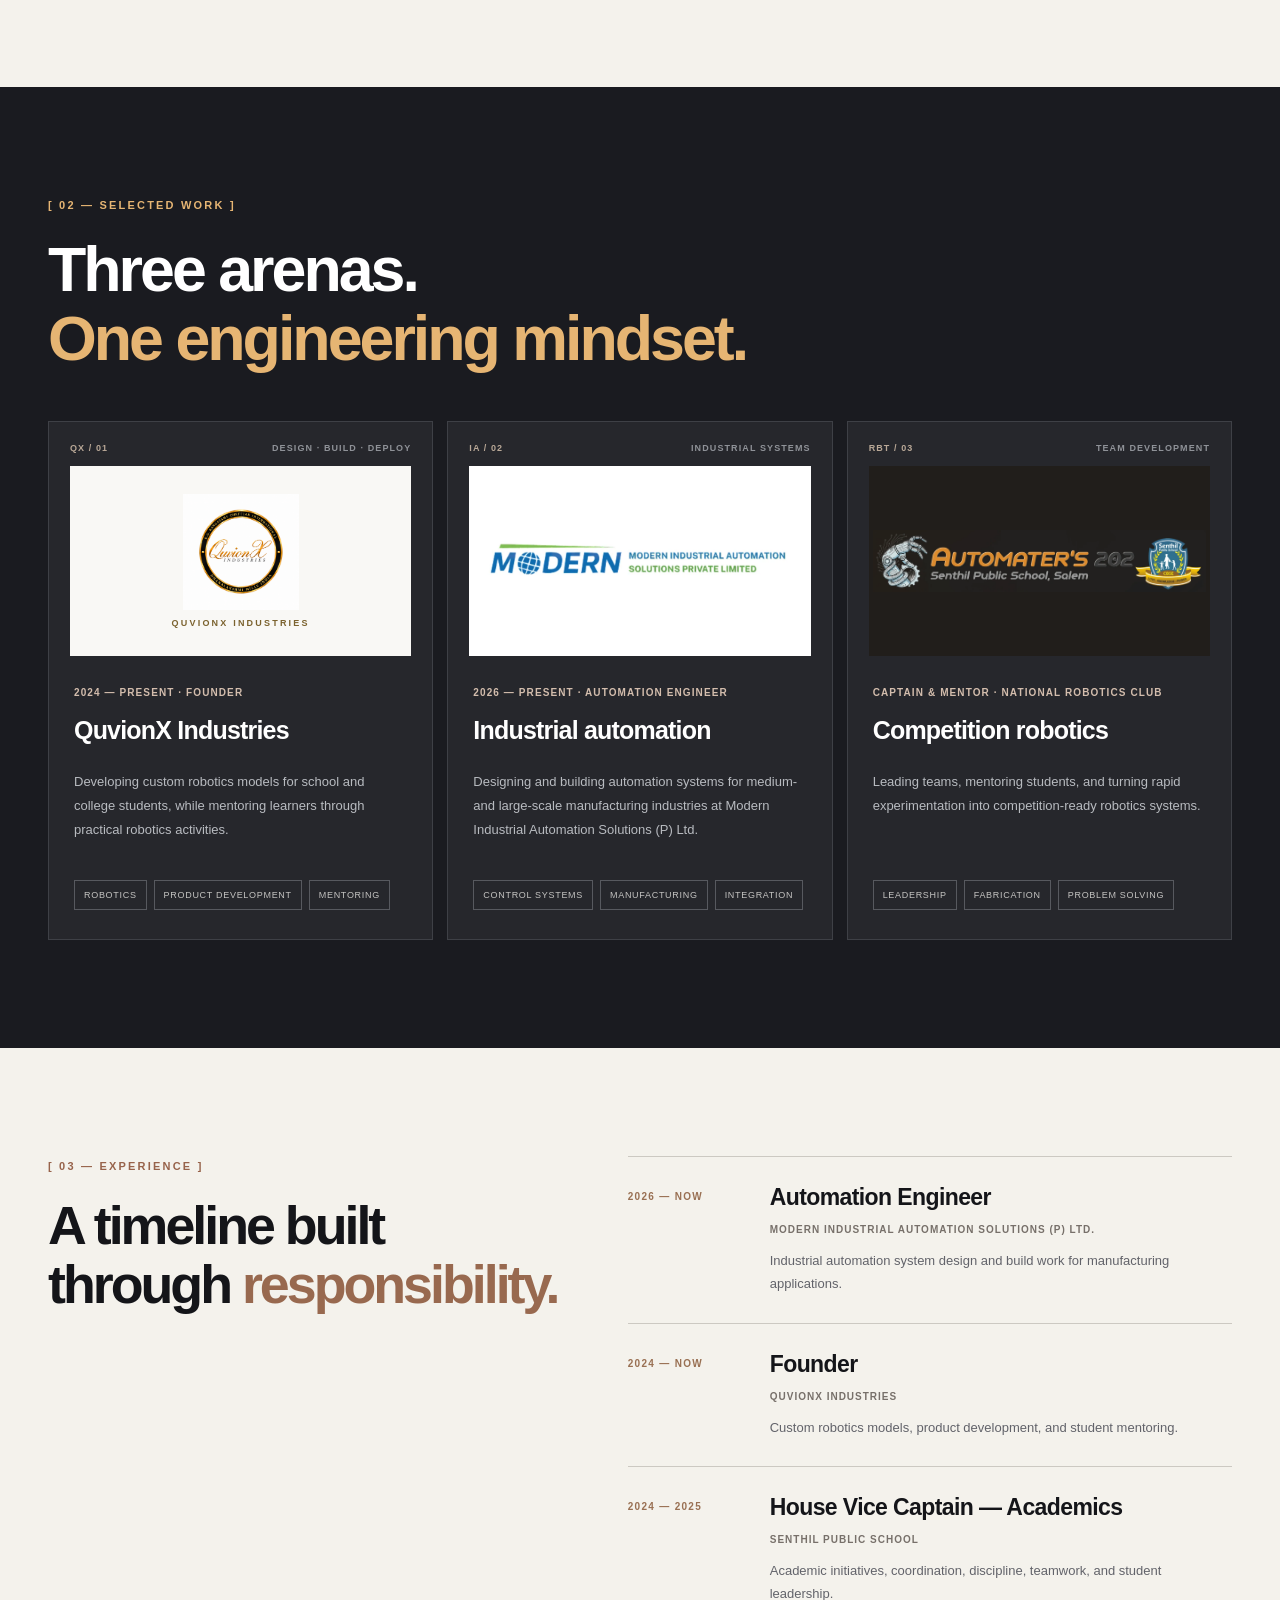
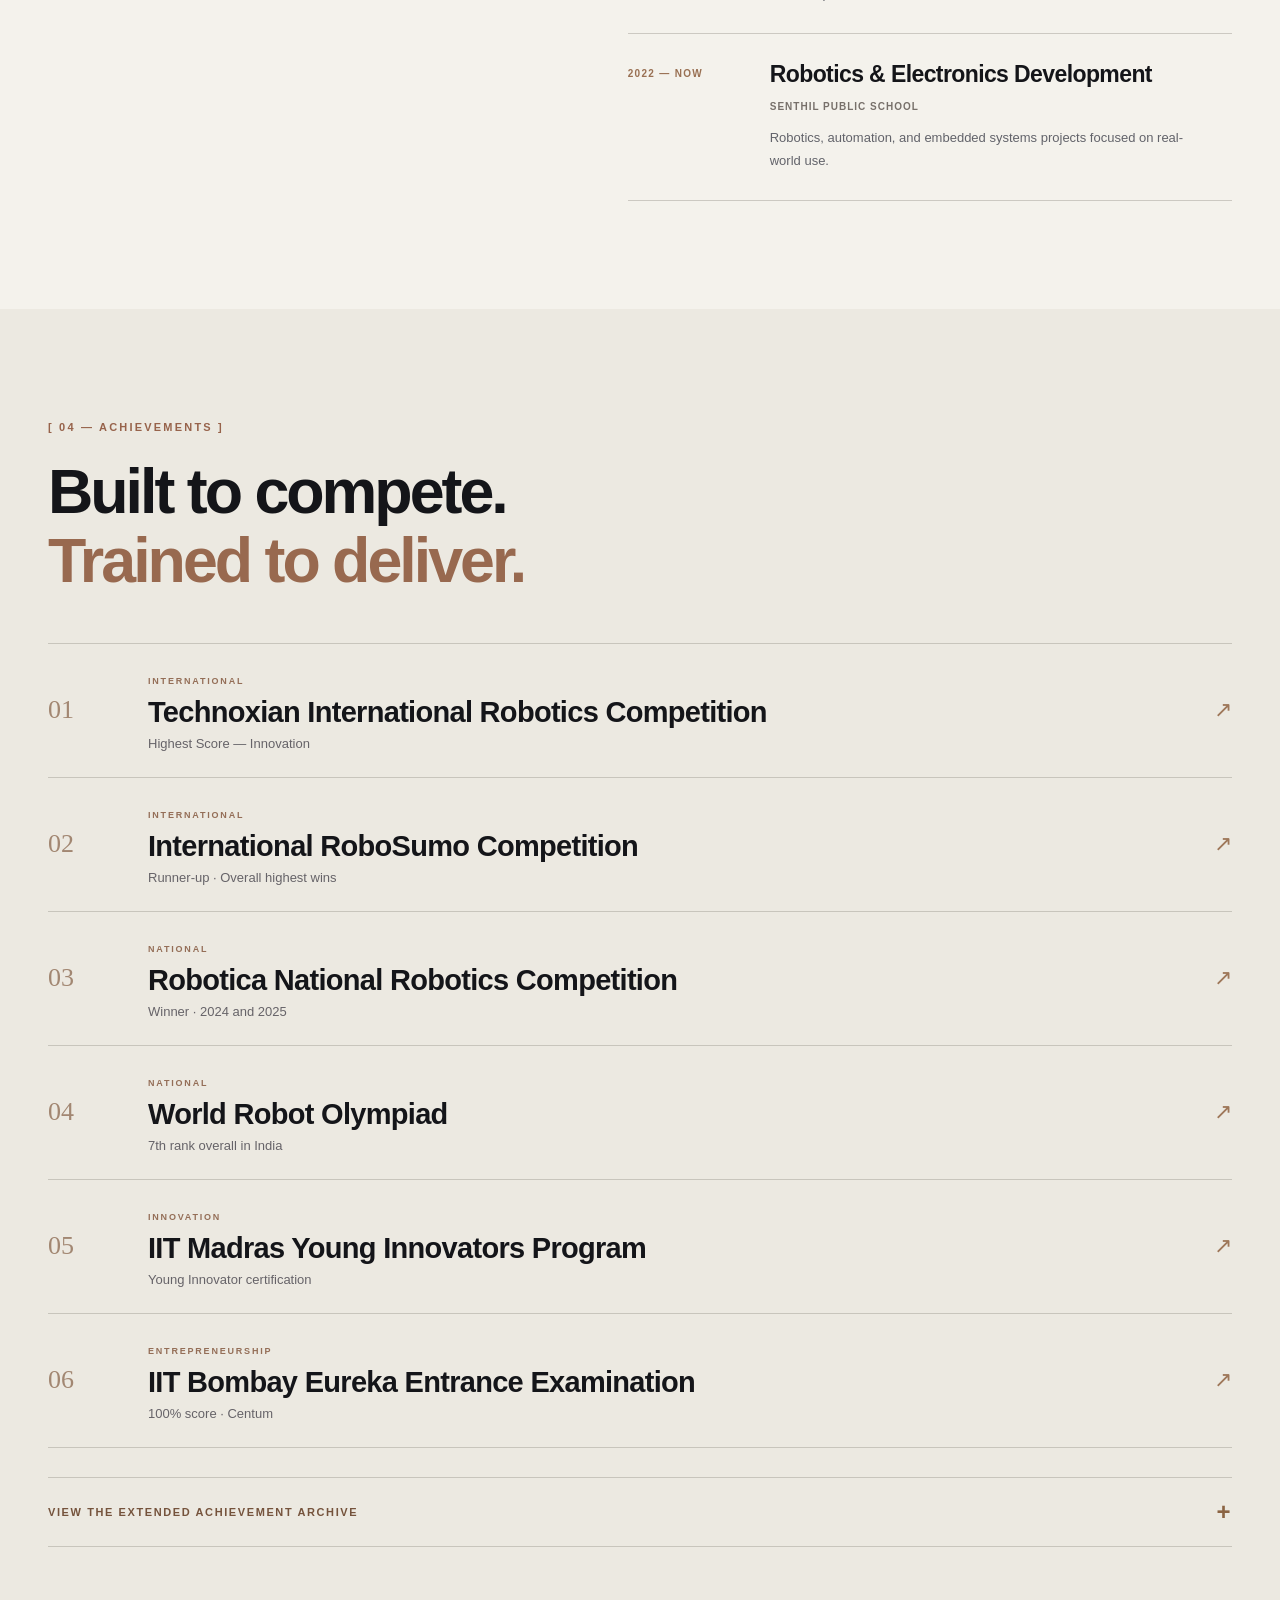
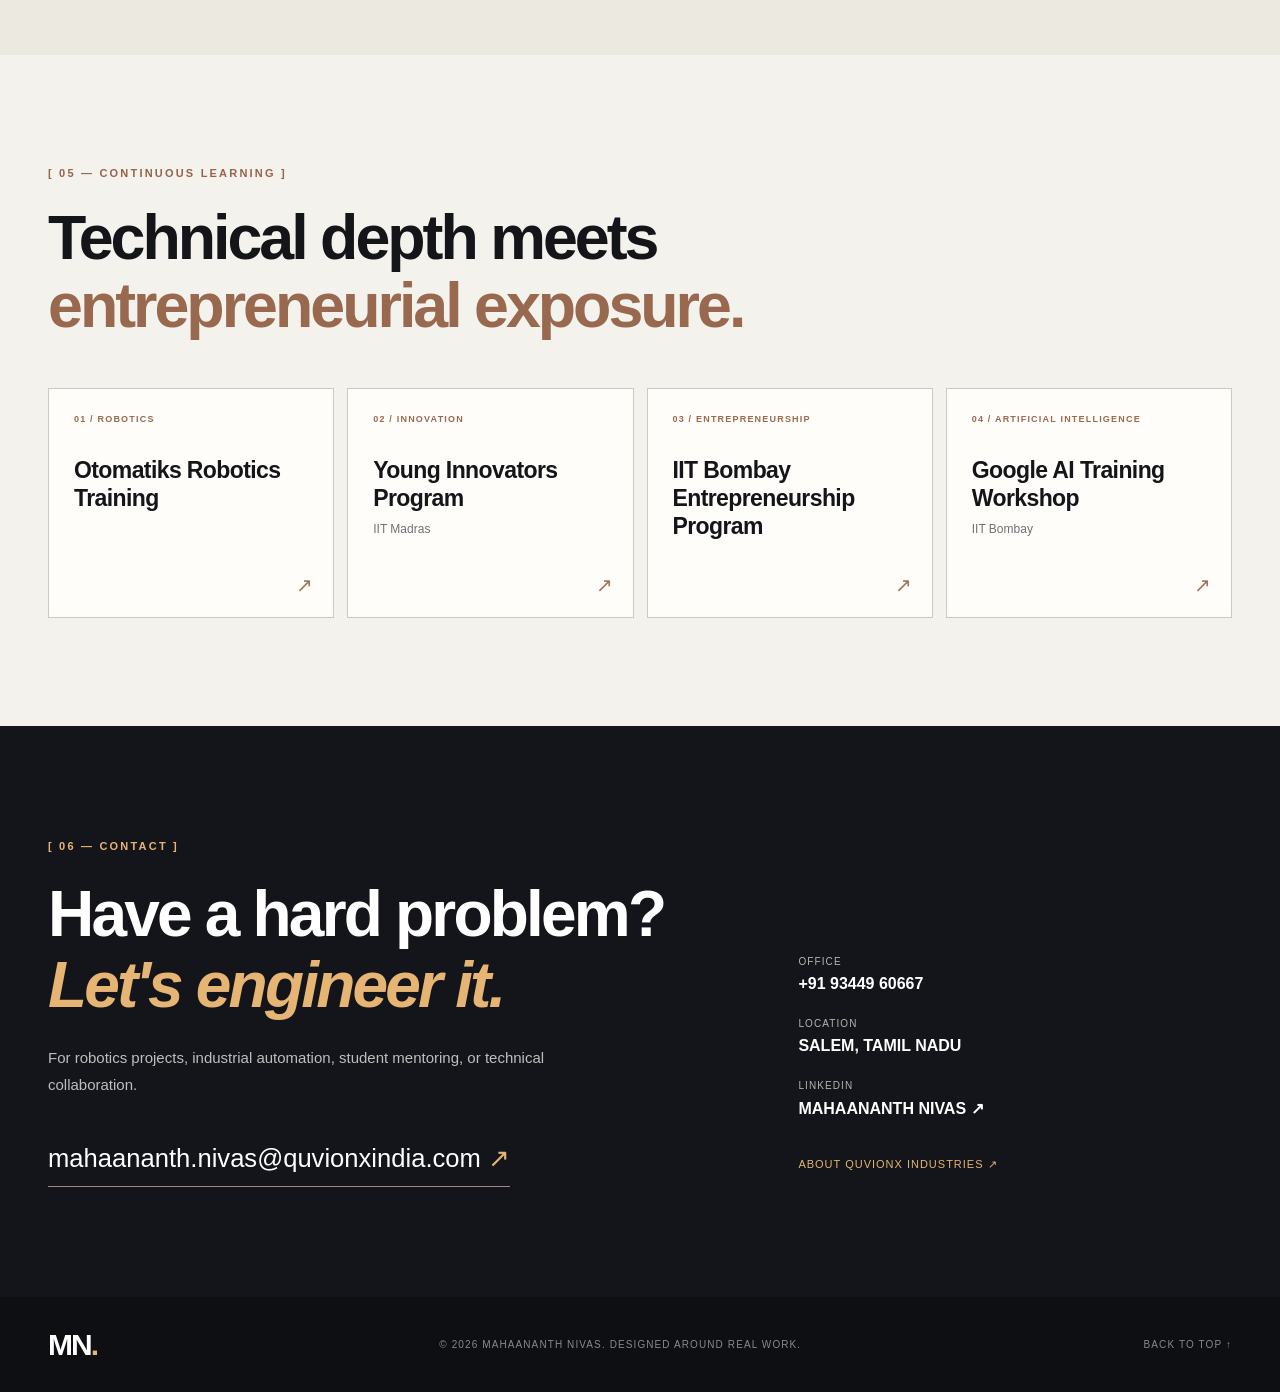
<file: founder.html>
<!doctype html>
<html lang="en-IN">
<head>
  <meta charset="utf-8">
  <meta name="viewport" content="width=device-width,initial-scale=1">
  <meta name="theme-color" content="#101114">
  <meta name="description" content="Portfolio of Mahaananth Nivas: robotics innovator, automation engineer, founder of QuvionX Industries and robotics team mentor in Salem, India.">
  <link rel="canonical" href="https://quvionxindia.com/founder.html">
  <meta property="og:type" content="profile">
  <meta property="og:title" content="Mahaananth Nivas | Robotics & Automation Portfolio">
  <meta property="og:description" content="Robotics innovator. Automation engineer. Founder. Student leader.">
  <meta property="og:image" content="https://quvionxindia.com/assets/founder-portrait-cutout.png">
  <meta property="og:url" content="https://quvionxindia.com/founder.html">
  <link rel="icon" type="image/png" href="assets/quvionx-official-logo.png">
  <link rel="preload" as="image" href="assets/founder-portrait-cutout.png">
  <link rel="stylesheet" href="founder.css?v=2">
  <script src="founder.js?v=2" defer></script>
  <title>Mahaananth Nivas — Robotics & Automation Portfolio</title>
</head>
<body>
  <a class="skip-link" href="#profile">Skip to profile</a>
  <header class="site-header" id="top">
    <div class="shell header-inner">
      <a class="monogram" href="founder.html" aria-label="Mahaananth Nivas portfolio home">M<span>N</span><span class="monogram-dot">.</span></a>
      <button class="mobile-nav-toggle" aria-expanded="false" aria-controls="founder-menu" aria-label="Open portfolio navigation" type="button"><span></span><span></span></button>
      <nav id="founder-menu" class="site-menu" aria-label="Portfolio navigation">
        <a href="#profile">Profile</a>
        <a href="#work">Work</a>
        <a href="#experience">Experience</a>
        <a href="#achievements">Achievements</a>
        <a href="#learning">Learning</a>
      </nav>
      <a class="header-contact" href="#contact">Start a conversation <span aria-hidden="true">↗</span></a>
    </div>
  </header>
  <main>
    <section class="hero" aria-labelledby="name-heading">
      <div class="hero-grid shell">
        <div class="hero-copy">
          <p class="overline"><span class="line"></span> SALEM, INDIA <span class="sep">/</span> BUILDING SINCE 2017</p>
          <h1 id="name-heading"><span>MAHAANANTH</span><span>NIVAS<span class="name-mark">*</span></span></h1>
          <p class="hero-descriptor">Robotics innovator. Automation engineer.<br>Founder. Student leader.</p>
          <div class="hero-actions">
            <a class="primary-action" href="#work">Explore my work <span aria-hidden="true">↘</span></a>
            <a class="text-action" href="about.html">Return to QuvionX <span aria-hidden="true">↗</span></a>
          </div>
          <a class="hero-mail" href="mailto:mahaananth.nivas@quvionxindia.com">mahaananth.nivas@quvionxindia.com <span aria-hidden="true">↗</span></a>
        </div>
        <figure class="portrait-frame" tabindex="0" aria-label="Portrait of Mahaananth Nivas; focus or hover to reveal colour">
          <div class="portrait-orbit" aria-hidden="true"></div>
          <span class="portrait-side" aria-hidden="true">ENGINEER / FOUNDER / MENTOR</span>
          <img src="assets/founder-portrait-cutout.png" alt="Mahaananth Nivas, founder of QuvionX Industries, wearing glasses and a burgundy suit" width="1122" height="1402" fetchpriority="high">
          <figcaption><span>SYSTEMS THINKER</span><span>HOVER FOR COLOUR <span aria-hidden="true">↗</span></span></figcaption>
        </figure>
      </div>
      <div class="shell metrics" aria-label="Portfolio milestones">
        <div><strong>02<span>×</span></strong><small>National gold medallist</small></div>
        <div><strong>04</strong><small>Competition levels reached</small></div>
        <div><strong>2017</strong><small>Hands-on journey began</small></div>
        <div class="metrics-index"><span>01 — 06</span><small>SCROLL TO EXPLORE ↓</small></div>
      </div>
    </section>

    <section class="section profile-section" id="profile" aria-labelledby="profile-heading">
      <div class="shell profile-grid">
        <div class="section-ident reveal"><span class="section-number">[ 01 — PROFILE ]</span><span class="ident-line" aria-hidden="true"></span><span>ENGINEER</span></div>
        <div class="profile-content reveal">
          <h2 id="profile-heading">I build systems that move from <em>idea to working hardware.</em></h2>
          <p>I am a Class 10 student, robotics innovator, and mechatronics hobbyist with hands-on experience across industrial automation, embedded systems, IoT, fabrication, and system design.</p>
          <p>My work is grounded in one operating principle: practical engineering matters only when it solves a real problem reliably.</p>
          <div class="skill-tags" aria-label="Core engineering skills"><span>System design</span><span>Circuit design</span><span>Rapid prototyping</span><span>Embedded systems</span><span>Fabrication</span><span>Metalworking</span><span>Control panels</span><span>Mechatronics</span></div>
        </div>
      </div>
    </section>

    <section class="section work-section" id="work" aria-labelledby="work-heading">
      <div class="shell">
        <div class="section-header reveal"><span class="section-number">[ 02 — SELECTED WORK ]</span><h2 id="work-heading">Three arenas.<br><em>One engineering mindset.</em></h2></div>
        <div class="work-grid">
          <article class="work-card reveal">
            <div class="work-card-top"><span>QX / 01</span><span>DESIGN · BUILD · DEPLOY</span></div>
            <div class="work-logo work-logo-quvionx"><img src="assets/quvionx-official-logo.png" alt="Official QuvionX Industries black-and-gold corporate emblem" width="150" height="150" loading="lazy"><span class="logo-title">QUVIONX INDUSTRIES</span></div>
            <div class="work-card-content"><p class="work-meta">2024 — PRESENT · FOUNDER</p><h3>QuvionX Industries</h3><p>Developing custom robotics models for school and college students, while mentoring learners through practical robotics activities.</p><div class="work-tags"><span>Robotics</span><span>Product development</span><span>Mentoring</span></div></div>
          </article>
          <article class="work-card reveal">
            <div class="work-card-top"><span>IA / 02</span><span>INDUSTRIAL SYSTEMS</span></div>
            <div class="work-logo work-logo-industry"><img src="assets/modern-automation-logo.webp" alt="Modern Industrial Automation Solutions Private Limited official logo" width="832" height="182" loading="lazy"></div>
            <div class="work-card-content"><p class="work-meta">2026 — PRESENT · AUTOMATION ENGINEER</p><h3>Industrial automation</h3><p>Designing and building automation systems for medium- and large-scale manufacturing industries at Modern Industrial Automation Solutions (P) Ltd.</p><div class="work-tags"><span>Control systems</span><span>Manufacturing</span><span>Integration</span></div></div>
          </article>
          <article class="work-card reveal">
            <div class="work-card-top"><span>RBT / 03</span><span>TEAM DEVELOPMENT</span></div>
            <div class="work-logo work-logo-club"><img src="assets/automaters-202-logo.webp" alt="Automater’s 202 National Robotics Club — Senthil Public School Salem official banner" width="2048" height="381" loading="lazy"></div>
            <div class="work-card-content"><p class="work-meta">CAPTAIN &amp; MENTOR · NATIONAL ROBOTICS CLUB</p><h3>Competition robotics</h3><p>Leading teams, mentoring students, and turning rapid experimentation into competition-ready robotics systems.</p><div class="work-tags"><span>Leadership</span><span>Fabrication</span><span>Problem solving</span></div></div>
          </article>
        </div>
      </div>
    </section>

    <section class="section experience-section" id="experience" aria-labelledby="experience-heading">
      <div class="shell experience-grid">
        <div class="section-header reveal"><span class="section-number">[ 03 — EXPERIENCE ]</span><h2 id="experience-heading">A timeline built through <em>responsibility.</em></h2></div>
        <ol class="timeline">
          <li class="reveal"><span class="timeline-years">2026 — NOW</span><div><h3>Automation Engineer</h3><strong>MODERN INDUSTRIAL AUTOMATION SOLUTIONS (P) LTD.</strong><p>Industrial automation system design and build work for manufacturing applications.</p></div></li>
          <li class="reveal"><span class="timeline-years">2024 — NOW</span><div><h3>Founder</h3><strong>QUVIONX INDUSTRIES</strong><p>Custom robotics models, product development, and student mentoring.</p></div></li>
          <li class="reveal"><span class="timeline-years">2024 — 2025</span><div><h3>House Vice Captain — Academics</h3><strong>SENTHIL PUBLIC SCHOOL</strong><p>Academic initiatives, coordination, discipline, teamwork, and student leadership.</p></div></li>
          <li class="reveal"><span class="timeline-years">2022 — NOW</span><div><h3>Robotics &amp; Electronics Development</h3><strong>SENTHIL PUBLIC SCHOOL</strong><p>Robotics, automation, and embedded systems projects focused on real-world use.</p></div></li>
        </ol>
      </div>
    </section>

    <section class="section achievements-section" id="achievements" aria-labelledby="achievements-heading">
      <div class="shell">
        <div class="section-header reveal"><span class="section-number">[ 04 — ACHIEVEMENTS ]</span><h2 id="achievements-heading">Built to compete.<br><em>Trained to deliver.</em></h2></div>
        <div class="achievement-list">
          <article class="achievement reveal"><span class="achievement-number">01</span><div><small>INTERNATIONAL</small><h3>Technoxian International Robotics Competition</h3><p>Highest Score — Innovation</p></div><span class="achievement-glyph" aria-hidden="true">↗</span></article>
          <article class="achievement reveal"><span class="achievement-number">02</span><div><small>INTERNATIONAL</small><h3>International RoboSumo Competition</h3><p>Runner-up · Overall highest wins</p></div><span class="achievement-glyph" aria-hidden="true">↗</span></article>
          <article class="achievement reveal"><span class="achievement-number">03</span><div><small>NATIONAL</small><h3>Robotica National Robotics Competition</h3><p>Winner · 2024 and 2025</p></div><span class="achievement-glyph" aria-hidden="true">↗</span></article>
          <article class="achievement reveal"><span class="achievement-number">04</span><div><small>NATIONAL</small><h3>World Robot Olympiad</h3><p>7th rank overall in India</p></div><span class="achievement-glyph" aria-hidden="true">↗</span></article>
          <article class="achievement reveal"><span class="achievement-number">05</span><div><small>INNOVATION</small><h3>IIT Madras Young Innovators Program</h3><p>Young Innovator certification</p></div><span class="achievement-glyph" aria-hidden="true">↗</span></article>
          <article class="achievement reveal"><span class="achievement-number">06</span><div><small>ENTREPRENEURSHIP</small><h3>IIT Bombay Eureka Entrance Examination</h3><p>100% score · Centum</p></div><span class="achievement-glyph" aria-hidden="true">↗</span></article>
        </div>
        <details class="archive-disclosure reveal">
          <summary>VIEW THE EXTENDED ACHIEVEMENT ARCHIVE <span aria-hidden="true">+</span></summary>
          <div class="archive-content">
            <p>Additional placements from earlier robotics competitions.</p>
            <div class="archive-grid">
              <div><small>STATE · 2023</small><strong>Robotica State-Level Robotics Competition</strong><span>Runner-up overall</span></div>
              <div><small>STATE · 2023</small><strong>Robotica Interschool Robotics Exam</strong><span>Runner-up</span></div>
            </div>
          </div>
        </details>
      </div>
    </section>

    <section class="section learning-section" id="learning" aria-labelledby="learning-heading">
      <div class="shell"><div class="section-header reveal"><span class="section-number">[ 05 — CONTINUOUS LEARNING ]</span><h2 id="learning-heading">Technical depth meets <em>entrepreneurial exposure.</em></h2></div>
        <div class="learning-grid">
          <article class="learning-card reveal"><span>01 / ROBOTICS</span><h3>Otomatiks Robotics Training</h3><span class="learning-mark" aria-hidden="true">↗</span></article>
          <article class="learning-card reveal"><span>02 / INNOVATION</span><h3>Young Innovators Program</h3><p>IIT Madras</p><span class="learning-mark" aria-hidden="true">↗</span></article>
          <article class="learning-card reveal"><span>03 / ENTREPRENEURSHIP</span><h3>IIT Bombay Entrepreneurship Program</h3><span class="learning-mark" aria-hidden="true">↗</span></article>
          <article class="learning-card reveal"><span>04 / ARTIFICIAL INTELLIGENCE</span><h3>Google AI Training Workshop</h3><p>IIT Bombay</p><span class="learning-mark" aria-hidden="true">↗</span></article>
        </div>
      </div>
    </section>

    <section class="contact-section" id="contact" aria-labelledby="contact-heading">
      <div class="shell contact-wrap">
        <div class="reveal"><span class="section-number">[ 06 — CONTACT ]</span><h2 id="contact-heading">Have a hard problem?<br><em>Let's engineer it.</em></h2><p>For robotics projects, industrial automation, student mentoring, or technical collaboration.</p><a class="contact-email" href="mailto:mahaananth.nivas@quvionxindia.com">mahaananth.nivas@quvionxindia.com <span aria-hidden="true">↗</span></a></div>
        <div class="contact-meta reveal"><span>OFFICE <a href="tel:+919344960667">+91 93449 60667</a></span><span>LOCATION <b>SALEM, TAMIL NADU</b></span><span>LINKEDIN <a href="https://www.linkedin.com/in/mahaananth-nivas-quvionx/" target="_blank" rel="noopener noreferrer">MAHAANANTH NIVAS ↗</a></span><a href="about.html">ABOUT QUVIONX INDUSTRIES ↗</a></div>
      </div>
    </section>
  </main>
  <footer class="footer"><div class="shell footer-inner"><a class="footer-monogram" href="#top">MN<span>.</span></a><span>© <span id="founder-year">2026</span> MAHAANANTH NIVAS. DESIGNED AROUND REAL WORK.</span><a href="#top">BACK TO TOP ↑</a></div></footer>
</body>
</html>
</file>
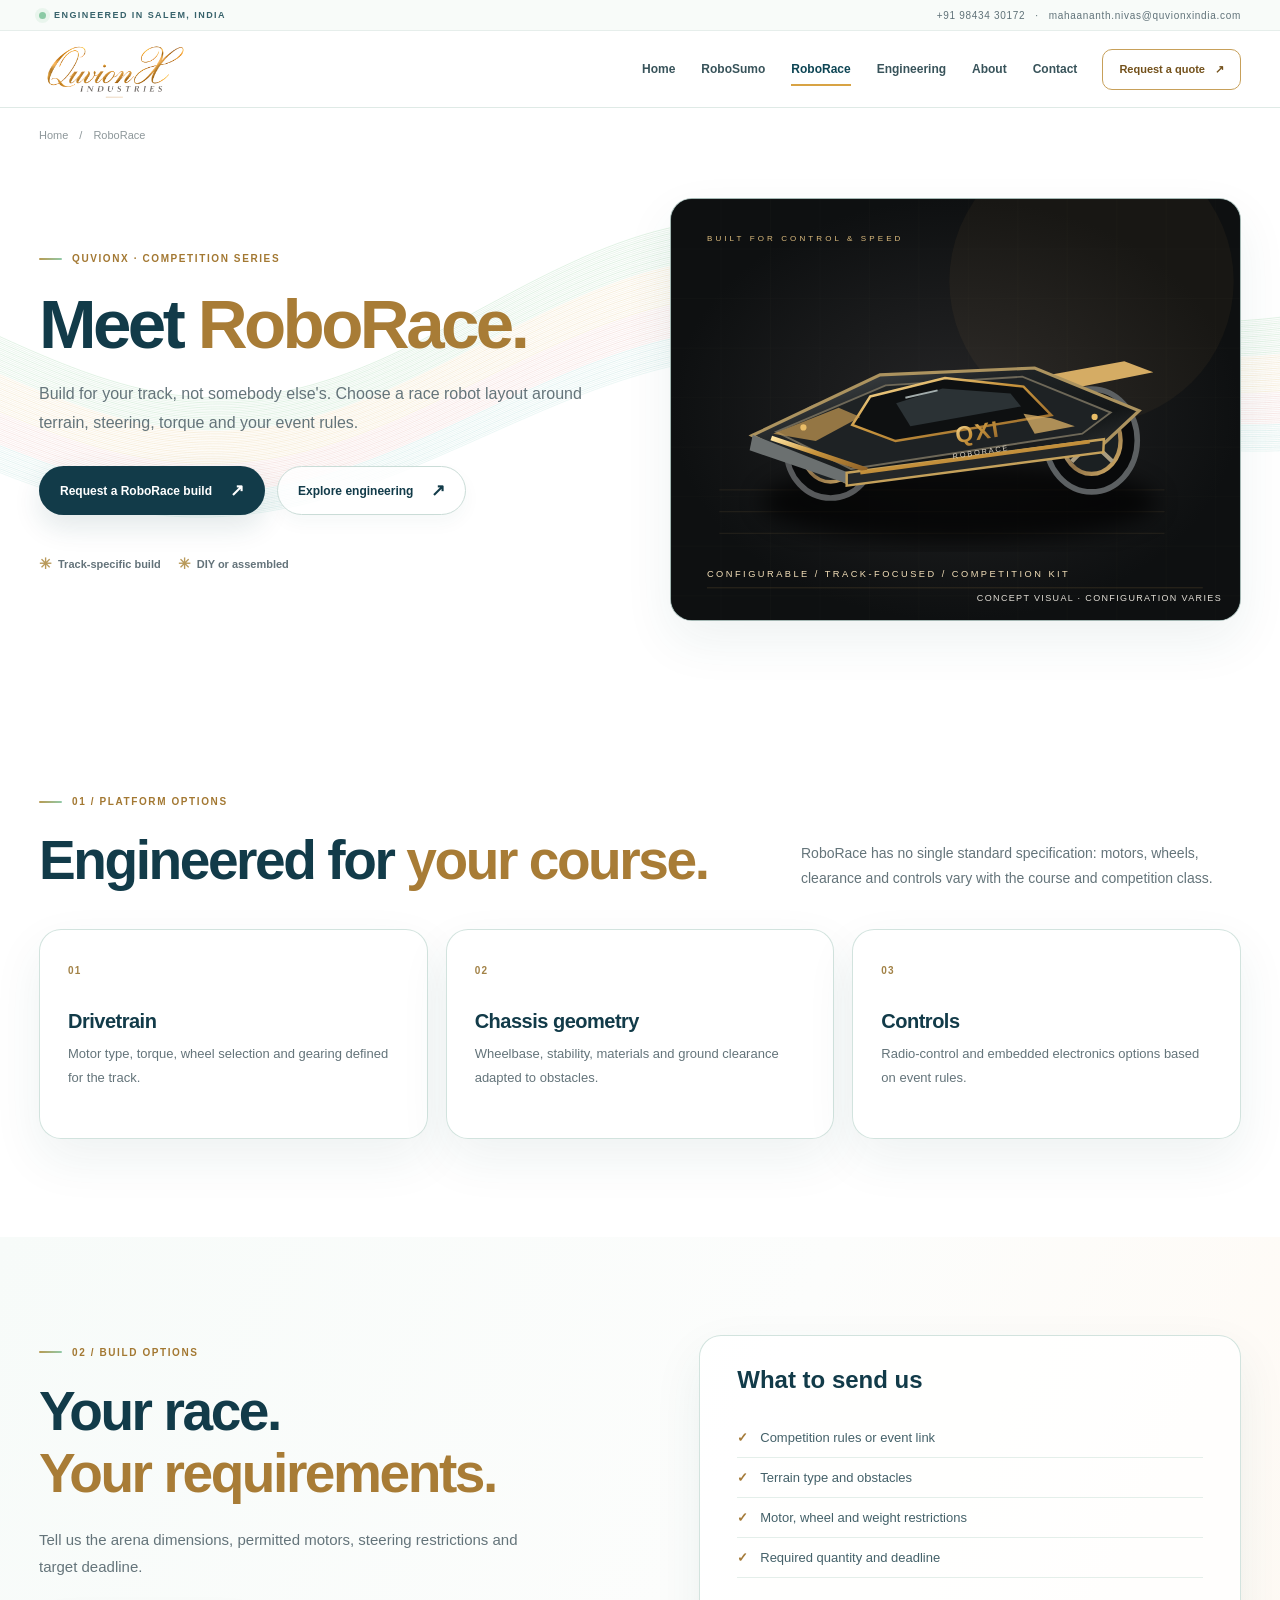
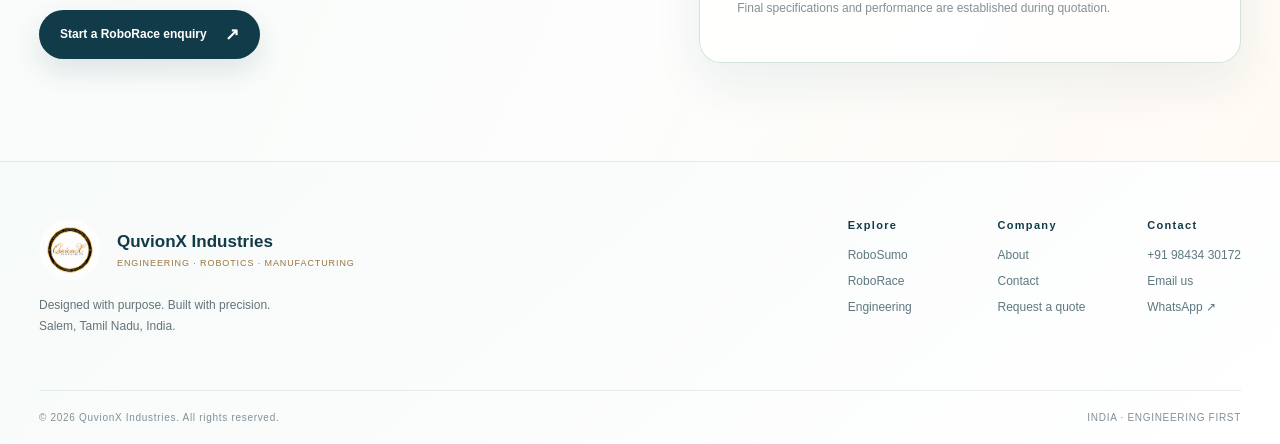
<file: roborace.html>
<!doctype html><html lang="en-IN"><head><meta charset="utf-8"><meta name="viewport" content="width=device-width, initial-scale=1"><meta name="theme-color" content="#ffffff"><meta name="description" content="QuvionX RoboRace racing robots and custom competition platforms, built around track requirements, controls and event rules."><meta name="robots" content="index, follow"><link rel="canonical" href="https://quvionxindia.com/roborace.html"><meta property="og:type" content="website"><meta property="og:title" content="RoboRace Robots | QuvionX Industries"><meta property="og:description" content="QuvionX RoboRace racing robots and custom competition platforms, built around track requirements, controls and event rules."><meta property="og:image" content="https://quvionxindia.com/assets/quvionx-official-logo.png"><meta property="og:url" content="https://quvionxindia.com/roborace.html"><meta name="twitter:card" content="summary"><link rel="icon" href="assets/quvionx-official-logo.png" type="image/png"><link rel="stylesheet" href="styles.css?v=6"><script src="script.js?v=6" defer></script><title>RoboRace Robots | QuvionX Industries</title></head><body><a class="skip-link" href="#main">Skip to content</a>
<div class="utility-bar"><div class="wrap utility-inner"><span class="utility-kicker"><span class="tiny-pulse"></span> ENGINEERED IN SALEM, INDIA</span><div class="utility-links"><a href="tel:+919843430172">+91 98434 30172</a><span aria-hidden="true">·</span><a href="mailto:mahaananth.nivas@quvionxindia.com">mahaananth.nivas@quvionxindia.com</a></div></div></div>
<header class="site-header" id="top"><div class="wrap header-inner">
<a class="brand" href="index.html" aria-label="QuvionX Industries home"><img class="brand-wordmark" src="assets/quvionx-wordmark.png" alt="QuvionX Industries" width="150" height="62" style="display:block;width:150px;height:62px;max-width:150px;object-fit:contain"></a>
<button class="menu-toggle" type="button" aria-label="Open menu" aria-expanded="false" aria-controls="site-nav"><span></span><span></span><span></span></button>
<nav class="site-nav" id="site-nav" aria-label="Main navigation"><a href="index.html">Home</a><a href="robosumo.html">RoboSumo</a><a href="roborace.html" aria-current="page">RoboRace</a><a href="engineering.html">Engineering</a><a href="about.html">About</a><a href="contact.html">Contact</a></nav>
<a class="header-cta" href="contact.html#quote">Request a quote <span aria-hidden="true">↗</span></a>
</div></header><main id="main">
<section class="product-detail-hero race-hero"><div class="wave-surface" aria-hidden="true"></div><div class="ambient ambient-a" aria-hidden="true"></div><div class="ambient ambient-b" aria-hidden="true"></div><div class="wrap"><nav class="breadcrumbs" aria-label="Breadcrumb"><a href="index.html">Home</a><span>/</span><span>RoboRace</span></nav><div class="detail-split"><div class="reveal"><span class="eyebrow"><span class="eyebrow-mark" aria-hidden="true"></span>QUVIONX · COMPETITION SERIES</span><h1>Meet <em>RoboRace.</em></h1><p class="lead">Build for your track, not somebody else's. Choose a race robot layout around terrain, steering, torque and your event rules.</p><div class="actions"><a class="btn btn-primary" href="contact.html?product=RoboRace#quote">Request a RoboRace build<span aria-hidden="true">↗</span></a><a class="btn btn-secondary" href="engineering.html">Explore engineering<span aria-hidden="true">↗</span></a></div><div class="hero-proof"><span><span class="check">✳</span> Track-specific build</span><span><span class="check">✳</span> DIY or assembled</span></div></div><div class="race-feature glass-card reveal"><img src="assets/roborace.svg" width="920" height="680" alt="Illustrative QuvionX RoboRace concept"><span class="concept-tag">CONCEPT VISUAL · CONFIGURATION VARIES</span></div></div></div></section>
<section class="section"><div class="wrap"><span class="eyebrow"><span class="eyebrow-mark" aria-hidden="true"></span>01 / PLATFORM OPTIONS</span><div class="section-heading"><h2>Engineered for <em>your course.</em></h2><p>RoboRace has no single standard specification: motors, wheels, clearance and controls vary with the course and competition class.</p></div><div class="three-grid"><article class="glass-card info-card reveal"><span class="info-idx">01</span><h3>Drivetrain</h3><p>Motor type, torque, wheel selection and gearing defined for the track.</p></article><article class="glass-card info-card reveal"><span class="info-idx">02</span><h3>Chassis geometry</h3><p>Wheelbase, stability, materials and ground clearance adapted to obstacles.</p></article><article class="glass-card info-card reveal"><span class="info-idx">03</span><h3>Controls</h3><p>Radio-control and embedded electronics options based on event rules.</p></article></div></div></section>
<section class="section alt-section"><div class="wrap split-section"><div><span class="eyebrow"><span class="eyebrow-mark" aria-hidden="true"></span>02 / BUILD OPTIONS</span><h2>Your race.<br><em>Your requirements.</em></h2><p>Tell us the arena dimensions, permitted motors, steering restrictions and target deadline.</p><a class="btn btn-primary" href="contact.html?product=RoboRace#quote">Start a RoboRace enquiry<span aria-hidden="true">↗</span></a></div><div class="glass-card criteria-list"><h3>What to send us</h3><ul><li>Competition rules or event link</li><li>Terrain type and obstacles</li><li>Motor, wheel and weight restrictions</li><li>Required quantity and deadline</li></ul><p>Final specifications and performance are established during quotation.</p></div></div></section></main><footer class="site-footer"><div class="wrap footer-main"><div><a href="index.html" class="footer-logo"><img src="assets/quvionx-official-logo.png" alt="QuvionX Industries emblem" width="62" height="62"><span><strong>QuvionX Industries</strong><small>ENGINEERING · ROBOTICS · MANUFACTURING</small></span></a><p>Designed with purpose. Built with precision.<br>Salem, Tamil Nadu, India.</p></div><div class="footer-cols"><div><h3>Explore</h3><a href="robosumo.html">RoboSumo</a><a href="roborace.html">RoboRace</a><a href="engineering.html">Engineering</a></div><div><h3>Company</h3><a href="about.html">About</a><a href="contact.html">Contact</a><a href="contact.html#quote">Request a quote</a></div><div><h3>Contact</h3><a href="tel:+919843430172">+91 98434 30172</a><a href="mailto:mahaananth.nivas@quvionxindia.com">Email us</a><a href="https://wa.me/919843430172" target="_blank" rel="noopener noreferrer">WhatsApp ↗</a></div></div></div><div class="wrap footer-end"><span>© <span id="year">2026</span> QuvionX Industries. All rights reserved.</span><span>INDIA · ENGINEERING FIRST</span></div></footer></body></html>
</file>
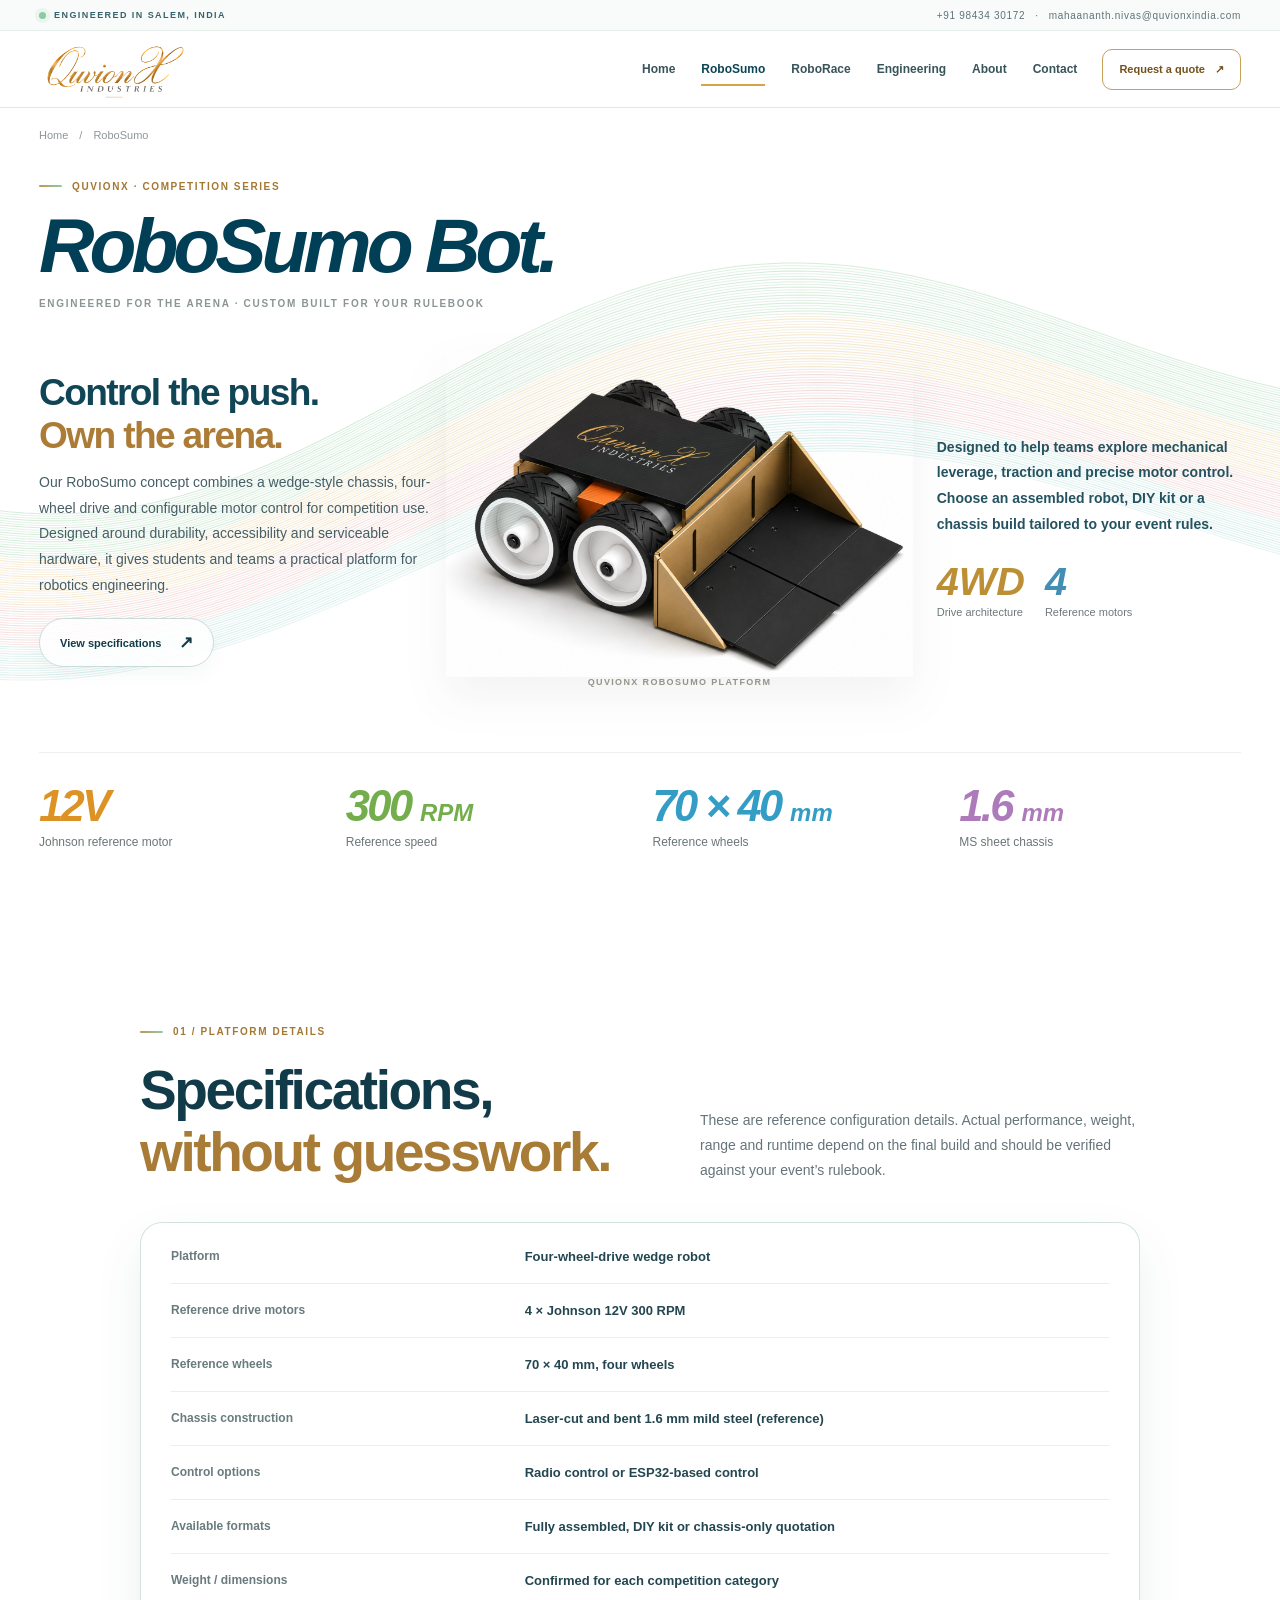
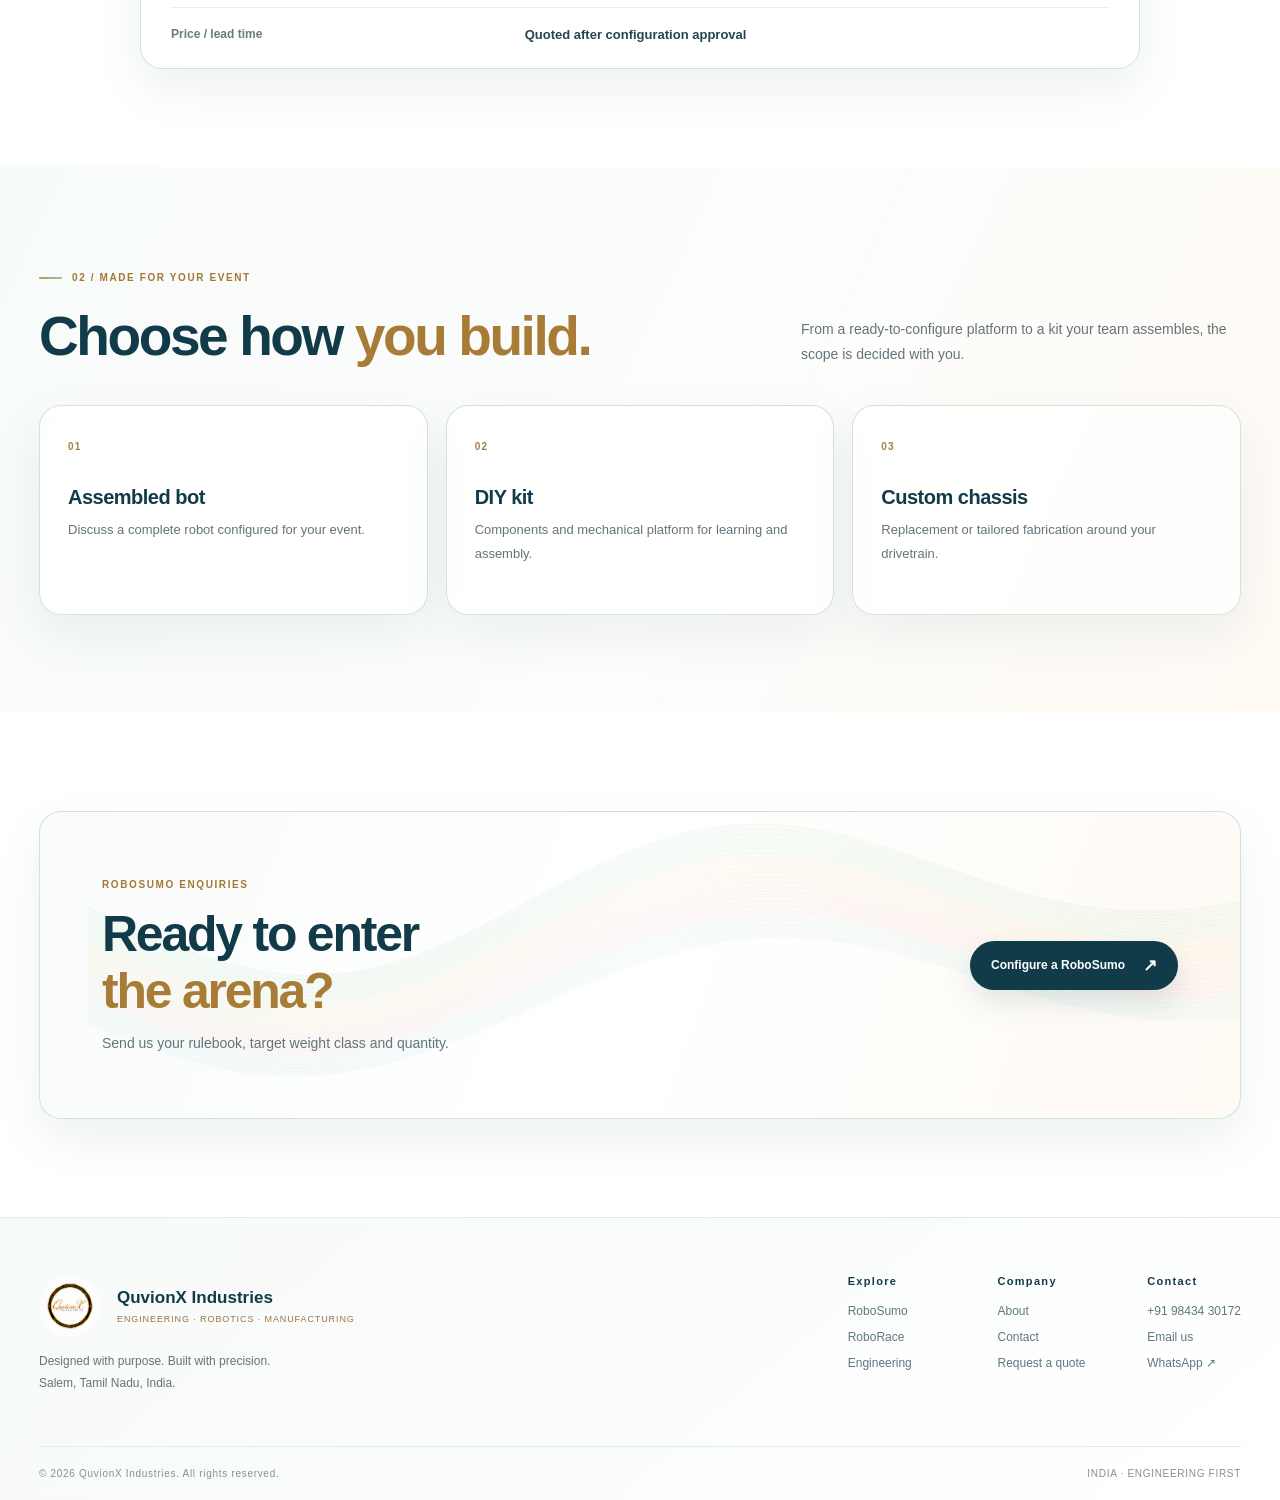
<file: robosumo.html>
<!doctype html><html lang="en-IN"><head><meta charset="utf-8"><meta name="viewport" content="width=device-width, initial-scale=1"><meta name="theme-color" content="#ffffff"><meta name="description" content="Discover QuvionX RoboSumo: four-wheel-drive competition wedge robots, reference specifications, DIY kits and custom chassis manufacturing."><meta name="robots" content="index, follow"><link rel="canonical" href="https://quvionxindia.com/robosumo.html"><meta property="og:type" content="website"><meta property="og:title" content="RoboSumo Bot | QuvionX Industries"><meta property="og:description" content="Discover QuvionX RoboSumo: four-wheel-drive competition wedge robots, reference specifications, DIY kits and custom chassis manufacturing."><meta property="og:image" content="https://quvionxindia.com/assets/quvionx-official-logo.png"><meta property="og:url" content="https://quvionxindia.com/robosumo.html"><meta name="twitter:card" content="summary"><link rel="icon" href="assets/quvionx-official-logo.png" type="image/png"><link rel="stylesheet" href="styles.css?v=6"><script src="script.js?v=6" defer></script><title>RoboSumo Bot | QuvionX Industries</title></head><body><a class="skip-link" href="#main">Skip to content</a>
<div class="utility-bar"><div class="wrap utility-inner"><span class="utility-kicker"><span class="tiny-pulse"></span> ENGINEERED IN SALEM, INDIA</span><div class="utility-links"><a href="tel:+919843430172">+91 98434 30172</a><span aria-hidden="true">·</span><a href="mailto:mahaananth.nivas@quvionxindia.com">mahaananth.nivas@quvionxindia.com</a></div></div></div>
<header class="site-header" id="top"><div class="wrap header-inner">
<a class="brand" href="index.html" aria-label="QuvionX Industries home"><img class="brand-wordmark" src="assets/quvionx-wordmark.png" alt="QuvionX Industries" width="150" height="62" style="display:block;width:150px;height:62px;max-width:150px;object-fit:contain"></a>
<button class="menu-toggle" type="button" aria-label="Open menu" aria-expanded="false" aria-controls="site-nav"><span></span><span></span><span></span></button>
<nav class="site-nav" id="site-nav" aria-label="Main navigation"><a href="index.html">Home</a><a href="robosumo.html" aria-current="page">RoboSumo</a><a href="roborace.html">RoboRace</a><a href="engineering.html">Engineering</a><a href="about.html">About</a><a href="contact.html">Contact</a></nav>
<a class="header-cta" href="contact.html#quote">Request a quote <span aria-hidden="true">↗</span></a>
</div></header><main id="main">
<section class="product-detail-hero"><div class="wave-surface" aria-hidden="true"></div><div class="ambient ambient-a" aria-hidden="true"></div><div class="ambient ambient-b" aria-hidden="true"></div><div class="wrap product-page-inner"><nav class="breadcrumbs" aria-label="Breadcrumb"><a href="index.html">Home</a><span>/</span><span>RoboSumo</span></nav><div class="product-top-title reveal"><span class="eyebrow"><span class="eyebrow-mark" aria-hidden="true"></span>QUVIONX · COMPETITION SERIES</span><h1><em>RoboSumo Bot.</em></h1><p>ENGINEERED FOR THE ARENA · CUSTOM BUILT FOR YOUR RULEBOOK</p></div>
<div class="old-style-grid"><div class="product-left reveal"><h2>Control the push.<br><em>Own the arena.</em></h2><p>Our RoboSumo concept combines a wedge-style chassis, four-wheel drive and configurable motor control for competition use. Designed around durability, accessibility and serviceable hardware, it gives students and teams a practical platform for robotics engineering.</p><a class="btn btn-secondary" href="#specifications">View specifications<span aria-hidden="true">↗</span></a></div><div class="product-middle reveal"><img src="assets/robosumo-real.jpg" alt="QuvionX gold and black RoboSumo wedge robot with four drive wheels" width="1600" height="1117" fetchpriority="high"><span class="photo-label">QUVIONX ROBOSUMO PLATFORM</span></div><div class="product-right reveal"><p>Designed to help teams explore mechanical leverage, traction and precise motor control. Choose an assembled robot, DIY kit or a chassis build tailored to your event rules.</p><div class="side-specs"><div><strong>4WD</strong><span>Drive architecture</span></div><div><strong>4</strong><span>Reference motors</span></div></div></div></div>
<div class="metric-strip reveal"><div><strong>12V</strong><span>Johnson reference motor</span></div><div><strong>300 <small>RPM</small></strong><span>Reference speed</span></div><div><strong>70 × 40 <small>mm</small></strong><span>Reference wheels</span></div><div><strong>1.6 <small>mm</small></strong><span>MS sheet chassis</span></div></div></div></section>
<section class="section" id="specifications"><div class="wrap narrow-wrap"><span class="eyebrow"><span class="eyebrow-mark" aria-hidden="true"></span>01 / PLATFORM DETAILS</span><div class="section-heading"><h2>Specifications, <em>without guesswork.</em></h2><p>These are reference configuration details. Actual performance, weight, range and runtime depend on the final build and should be verified against your event’s rulebook.</p></div><div class="spec-table glass-card"><div><span>Platform</span><strong>Four-wheel-drive wedge robot</strong></div><div><span>Reference drive motors</span><strong>4 × Johnson 12V 300 RPM</strong></div><div><span>Reference wheels</span><strong>70 × 40 mm, four wheels</strong></div><div><span>Chassis construction</span><strong>Laser-cut and bent 1.6 mm mild steel (reference)</strong></div><div><span>Control options</span><strong>Radio control or ESP32-based control</strong></div><div><span>Available formats</span><strong>Fully assembled, DIY kit or chassis-only quotation</strong></div><div><span>Weight / dimensions</span><strong>Confirmed for each competition category</strong></div><div><span>Price / lead time</span><strong>Quoted after configuration approval</strong></div></div></div></section>
<section class="section alt-section"><div class="wrap"><span class="eyebrow"><span class="eyebrow-mark" aria-hidden="true"></span>02 / MADE FOR YOUR EVENT</span><div class="section-heading"><h2>Choose how <em>you build.</em></h2><p>From a ready-to-configure platform to a kit your team assembles, the scope is decided with you.</p></div><div class="three-grid"><div class="glass-card info-card reveal"><span class="info-idx">01</span><h3>Assembled bot</h3><p>Discuss a complete robot configured for your event.</p></div><div class="glass-card info-card reveal"><span class="info-idx">02</span><h3>DIY kit</h3><p>Components and mechanical platform for learning and assembly.</p></div><div class="glass-card info-card reveal"><span class="info-idx">03</span><h3>Custom chassis</h3><p>Replacement or tailored fabrication around your drivetrain.</p></div></div></div></section>
<section class="section closing-section"><div class="wrap glass-card closing-card reveal"><div class="wave-surface" aria-hidden="true"></div><div class="ambient ambient-a" aria-hidden="true"></div><div class="ambient ambient-b" aria-hidden="true"></div><div><span class="eyebrow">ROBOSUMO ENQUIRIES</span><h2>Ready to enter<br><em>the arena?</em></h2><p>Send us your rulebook, target weight class and quantity.</p></div><a class="btn btn-primary" href="contact.html?product=RoboSumo#quote">Configure a RoboSumo<span aria-hidden="true">↗</span></a></div></section></main><footer class="site-footer"><div class="wrap footer-main"><div><a href="index.html" class="footer-logo"><img src="assets/quvionx-official-logo.png" alt="QuvionX Industries emblem" width="62" height="62"><span><strong>QuvionX Industries</strong><small>ENGINEERING · ROBOTICS · MANUFACTURING</small></span></a><p>Designed with purpose. Built with precision.<br>Salem, Tamil Nadu, India.</p></div><div class="footer-cols"><div><h3>Explore</h3><a href="robosumo.html">RoboSumo</a><a href="roborace.html">RoboRace</a><a href="engineering.html">Engineering</a></div><div><h3>Company</h3><a href="about.html">About</a><a href="contact.html">Contact</a><a href="contact.html#quote">Request a quote</a></div><div><h3>Contact</h3><a href="tel:+919843430172">+91 98434 30172</a><a href="mailto:mahaananth.nivas@quvionxindia.com">Email us</a><a href="https://wa.me/919843430172" target="_blank" rel="noopener noreferrer">WhatsApp ↗</a></div></div></div><div class="wrap footer-end"><span>© <span id="year">2026</span> QuvionX Industries. All rights reserved.</span><span>INDIA · ENGINEERING FIRST</span></div></footer></body></html>
</file>
<file: styles.css>
/* QuvionX Industries — Multipage White + Flow Edition (2026)
   Original system-first layout, with an editable SVG fine-line wave background. */
:root{--ink:#123b49;--ink-2:#0d3340;--text:#243b43;--muted:#64747a;--gold:#d8a344;--gold-hi:#efbe69;--ivory:#fff;--surface:#fbfdfd;--soft:#f5f9f8;--line:#dde9e7;--mint:#94cfa6;--radius:22px;--max:1216px;--shadow:0 20px 50px rgba(33,78,76,.075)}
*,*::before,*::after{box-sizing:border-box}
html{scroll-padding-top:98px}
body{margin:0;color:var(--text);font-family:Inter,"Segoe UI",Arial,Helvetica,sans-serif;background:#fff;-webkit-font-smoothing:antialiased;overflow-x:hidden}
button,input,textarea,select{font:inherit}button{cursor:pointer}a{text-decoration:none;color:inherit}img{max-width:100%}svg{max-width:100%}
:focus-visible{outline:3px solid #c48d32;outline-offset:4px}
::selection{background:#f6dfa5;color:#1b3843}
.wrap{width:min(calc(100% - 78px),var(--max));margin-inline:auto}
.skip-link{position:absolute;z-index:101;top:-100px;left:12px;background:#fff;border:2px solid var(--gold);padding:12px 18px}.skip-link:focus{top:12px}

/* White header — robust size caps prevent the native 2047px transparent logo from overflowing. */
.utility-bar{background:#f8fbf9;border-bottom:1px solid #e6eeeb;min-height:30px;color:#607279;font-size:10px;letter-spacing:.07em}
.utility-inner{display:flex;justify-content:space-between;align-items:center;gap:20px;min-height:30px}
.utility-kicker{display:inline-flex;align-items:center;gap:8px;font-size:9px;font-weight:800;letter-spacing:.16em;color:#37626b}
.tiny-pulse{display:inline-block;flex:none;width:7px;height:7px;background:#8bcaa5;border-radius:50%;box-shadow:0 0 0 4px rgba(130,202,152,.13)}
.utility-links{display:flex;align-items:center;gap:10px;white-space:nowrap}
.utility-links a:hover{color:#bd8c39}
.site-header{position:sticky;top:0;z-index:90;background:#fff;border-bottom:1px solid rgba(219,232,227,.88);}
.site-header.is-scrolled{box-shadow:0 12px 30px rgba(26,63,65,.06)}
.header-inner{height:76px;display:flex;align-items:center;gap:25px}
.brand{display:flex;align-items:center;justify-content:flex-start;flex:0 0 155px;max-width:155px;width:155px;height:65px;overflow:hidden;isolation:isolate}
.brand .brand-wordmark{display:block;position:static!important;width:150px!important;height:62px!important;max-width:150px!important;max-height:62px!important;min-width:0!important;object-fit:contain!important;object-position:left center!important;flex:none!important}
.site-nav{display:flex;align-items:center;gap:26px;margin-left:auto}
.site-nav a{position:relative;font-size:12px;font-weight:700;color:#38535a;white-space:nowrap;}
.site-nav a::after{content:"";position:absolute;left:0;right:100%;bottom:-10px;height:2px;background:var(--gold);}
.site-nav a:hover,.site-nav a[aria-current=page]{color:#0d4554}
.site-nav a:hover::after,.site-nav a[aria-current=page]::after{right:0}
.header-cta{font-size:11px;font-weight:800;border:1px solid #c7a05a;color:#73511b;padding:13px 16px;border-radius:10px;white-space:nowrap;}
.header-cta:hover{background:#fff6e4;}.header-cta span{margin-left:7px}
.menu-toggle{display:none;width:42px;height:42px;border-radius:10px;padding:12px 9px;border:1px solid #cfdedb;background:#fff;flex-direction:column;justify-content:space-between;align-items:center}
.menu-toggle span{width:22px;height:2px;border-radius:3px;background:var(--ink)}

/* Wavy linear artwork — matches the white/mint/champagne composition in reference screenshot. */
.hero,.page-lead,.product-detail-hero,.closing-card{position:relative;isolation:isolate;overflow:hidden}
.wave-surface{position:absolute;z-index:-1;pointer-events:none;left:-8%;right:-8%;top:0;height:100%;background:url('assets/flow-waves.svg') center 44%/auto 78% no-repeat;opacity:.82;}
.ambient{display:none}
.ambient-a{background:#a8e5bf;top:-220px;left:-100px}.ambient-b{background:#f5d4b5;bottom:-230px;right:-95px;}
.tiny-pulse{}

/* Type and shared components */
h1,h2,h3,p{overflow-wrap:break-word}
h1,h2,h3{color:var(--ink);margin-top:0}
h1{font-size:clamp(48px,5.4vw,80px);line-height:1.09;letter-spacing:-.052em;font-weight:800}
h2{font-size:clamp(37px,4.3vw,63px);line-height:1.13;letter-spacing:-.044em;font-weight:780}
h1 em,h2 em{font-style:normal;color:#a87c36}
p{line-height:1.8}
.eyebrow{display:inline-flex;align-items:center;gap:10px;color:#a37832;font-weight:800;font-size:10px;letter-spacing:.16em;text-transform:uppercase}
.eyebrow-mark{width:23px;height:2px;border-radius:1px;background:linear-gradient(90deg,#b89a52,#91caa8)}
.btn{display:inline-flex;align-items:center;justify-content:center;gap:18px;padding:15px 20px;font-size:12px;font-weight:800;white-space:nowrap;border-radius:100px;border:1px solid transparent;position:relative;overflow:hidden;}
.btn>span{font-size:17px;line-height:1}
.btn:hover{}
.btn-primary{background:var(--ink);color:#fff;box-shadow:0 12px 28px rgba(13,65,77,.12)}
.btn-primary:hover{background:#1f5865;box-shadow:0 18px 36px rgba(13,65,77,.17)}
.btn-secondary{background:rgba(255,255,255,.83);color:var(--ink);border-color:#cadcd7;box-shadow:0 8px 18px rgba(20,82,73,.04)}
.btn-secondary:hover{border-color:#b7c7bd;background:white}
.actions{display:flex;gap:12px;flex-wrap:wrap;margin-top:28px}
.glass-card{background:rgba(255,255,255,.78);border:1px solid rgba(199,221,214,.8);box-shadow:var(--shadow);border-radius:var(--radius)}
.section{padding:98px 0}.alt-section{background:linear-gradient(115deg,#f7fbf9,#fcfdfc 55%,#fffaf4)}
.section-heading{display:flex;justify-content:space-between;align-items:end;gap:42px;margin:22px 0 38px}
.section-heading h2{max-width:740px;margin:0}.section-heading p{max-width:440px;color:var(--muted);font-size:14px;margin:0}

/* Home */
.home-hero{background:linear-gradient(130deg,#fff 0%,#fff 48%,#fcfdfb 100%)}
.home-hero .wave-surface{background-size:auto 92%;background-position:center 47%;opacity:.65}
.home-hero-grid{display:grid;grid-template-columns:1.02fr .98fr;gap:46px;align-items:center;min-height:622px;padding-top:50px;padding-bottom:68px}
.hero-copy{max-width:610px}.hero-copy h1{margin:23px 0 21px}.hero-copy p{font-size:16px;color:#64757c;max-width:555px;margin:0}
.hero-proof{display:flex;flex-wrap:wrap;gap:17px;margin-top:40px}
.hero-proof span{display:flex;align-items:center;gap:6px;font-size:11px;color:#64737a;font-weight:650}.hero-proof .check{font-size:15px;color:#b99a5b}
.hero-visual{position:relative;min-height:410px;display:flex;align-items:center;justify-content:center}
.hero-visual>img{width:100%;height:auto;aspect-ratio:1600/1117;object-fit:contain;mix-blend-mode:multiply;}
.floating-tag{position:absolute;z-index:2;left:12px;top:19px;display:inline-flex;align-items:center;gap:10px;padding:11px 16px;border:1px solid rgba(184,214,200,.75);background:rgba(255,255,255,.83);border-radius:50px;box-shadow:0 12px 25px rgba(34,86,75,.05);font-size:10px;letter-spacing:.12em;font-weight:800;color:#6c5a36;}
.visual-caption{display:flex;gap:14px;align-items:center;position:absolute;bottom:8px;left:12px;right:12px;background:rgba(255,255,255,.82);padding:14px 17px;border-radius:16px;border:1px solid #e5eee9;box-shadow:0 12px 30px rgba(19,85,70,.07);}
.visual-caption strong{color:var(--ink);font-size:13px}.visual-caption span{color:#7f888b;font-size:11px;flex:1}.visual-caption a{width:29px;height:29px;display:grid;place-items:center;background:#eef8f3;color:#31695d;border-radius:50%}
.hero-bottom{display:flex;justify-content:space-between;gap:20px;border-top:1px solid #e8eeeb;padding:21px 0;color:#889498;font-size:10px;font-weight:750;letter-spacing:.12em}
.trustline{border-top:1px solid #eef3f0;border-bottom:1px solid #e9f0eb;background:rgba(255,255,255,.9)}
.trustline-inner{min-height:79px;display:flex;justify-content:space-between;align-items:center;gap:20px}
.trustline-inner span{font-size:10px;color:#60747a;font-weight:850;letter-spacing:.12em;text-align:center}
.trustline-inner i{width:4px;height:4px;background:#bba16e;border-radius:50%}
.product-tiles{display:grid;grid-template-columns:repeat(2,minmax(0,1fr));gap:22px}
.product-tile{overflow:hidden;display:block;}
.product-tile:hover{box-shadow:0 27px 56px rgba(33,78,76,.13)}
.tile-media{height:285px;position:relative;display:grid;place-items:center;overflow:hidden}
.tile-media img{height:100%;width:100%;object-fit:contain;}
.product-tile:hover .tile-media img{}
.white-media{background:linear-gradient(140deg,#fff,#fcfcfa)}.white-media img{mix-blend-mode:multiply}
.race-media{background:#19282d}.race-media small{position:absolute;bottom:16px;right:18px;font-size:9px;letter-spacing:.12em;text-transform:uppercase;color:#d2d5cf}
.tile-copy{padding:30px 32px 34px}.micro{font-size:10px;font-weight:800;letter-spacing:.16em;color:#a68243}
.tile-title{display:flex;align-items:center;justify-content:space-between;gap:15px;margin-top:10px}
.tile-title h3{font-size:32px;letter-spacing:-.04em;margin:0}.round-arrow{width:38px;height:38px;display:grid;place-items:center;border:1px solid #d5e2dc;border-radius:50%;color:var(--ink);}
.product-tile:hover .round-arrow{background:#eaf5ee}.tile-copy p{margin:12px 0 20px;font-size:13px;color:#68797e;max-width:455px}
.tile-link{font-size:12px;color:#976e2c;font-weight:850}
.split-section{display:grid;grid-template-columns:1fr .95fr;gap:90px;align-items:center}
.split-section h2{margin:22px 0}.split-section p{max-width:500px;color:var(--muted);font-size:15px}
.split-section .btn{margin-top:15px}
.feature-stack{display:grid;gap:15px}
.compact-feature{padding:22px 24px;display:flex;align-items:flex-start;gap:22px}
.compact-feature>span{width:40px;height:40px;display:grid;place-items:center;border-radius:11px;background:#f4f8f5;color:#9c7130;font-family:Georgia,serif;font-size:22px;flex:none}
.compact-feature h3{font-size:17px;margin:0 0 3px}.compact-feature p{margin:0;font-size:12px}
.closing-section{background:#fff}
.closing-card{display:flex;align-items:center;justify-content:space-between;gap:35px;padding:62px;min-height:290px;background:linear-gradient(110deg,#f9fcfa,#fff,#fefaf4)}
.closing-card .wave-surface{height:100%;opacity:.54;left:4%;right:0;background-size:auto 125%}
.closing-card h2{font-size:clamp(36px,3.9vw,59px);margin:14px 0 12px}.closing-card p{font-size:14px;color:var(--muted);margin:0;max-width:560px}
.closing-card>.btn{flex:none}

/* Shared product pages */
.product-detail-hero{background:#fff}
.product-page-inner{padding-bottom:62px}
.breadcrumbs{display:flex;gap:11px;align-items:center;color:#8d979a;font-size:11px;padding:21px 0 32px}.breadcrumbs a:hover{color:#ac7935}
.product-top-title{margin-bottom:16px}
.product-top-title h1{font-size:clamp(54px,6vw,84px);letter-spacing:-.065em;margin:12px 0 8px;color:#023c51}
.product-top-title h1 em{color:#003f55;font-style:italic}
.product-top-title>p{font-size:10px;letter-spacing:.17em;color:#8b9596;font-weight:850;margin:0}
.old-style-grid{display:grid;grid-template-columns:1fr 1.18fr .8fr;align-items:center;gap:12px;min-height:380px}
.product-left h2{font-size:clamp(26px,2.9vw,40px);margin:0 0 13px;color:#104556;line-height:1.16}
.product-left h2 em{color:#ac7c37}
.product-left p{font-size:14px;line-height:1.83;color:#465e66;margin:0 0 20px;max-width:400px}
.product-left .btn{font-size:11px}
.product-middle img{display:block;width:100%;height:auto;mix-blend-mode:multiply;filter:drop-shadow(0 20px 22px rgba(34,44,38,.06))}
.photo-label{display:block;text-align:center;font-size:9px;letter-spacing:.15em;font-weight:800;color:#9a9a8f}
.product-right{padding-left:12px}
.product-right>p{font-size:14px;font-weight:650;color:#245260;line-height:1.85;max-width:305px}
.side-specs{display:flex;flex-wrap:wrap;gap:20px;margin-top:23px}
.side-specs div{display:flex;flex-direction:column;gap:3px}.side-specs strong{font-size:clamp(30px,3.1vw,43px);font-weight:900;font-style:italic;color:#bc8f35;line-height:1.05}.side-specs div:nth-child(2) strong{color:#438fb4}.side-specs span{font-size:11px;color:#6e787b}
.metric-strip{display:grid;grid-template-columns:repeat(4,1fr);gap:25px;margin-top:43px;padding:32px 0 10px;border-top:1px solid #edf2f0}
.metric-strip>div{display:flex;flex-direction:column;gap:6px}
.metric-strip strong{font-size:clamp(30px,3.4vw,49px);font-weight:900;font-style:italic;letter-spacing:-.06em;line-height:1;color:#dc9225}
.metric-strip>div:nth-child(2) strong{color:#73ad4c}.metric-strip>div:nth-child(3) strong{color:#339dc5}.metric-strip>div:nth-child(4) strong{color:#ad7bba}
.metric-strip strong small{font-size:.55em;letter-spacing:0}
.metric-strip span{font-size:12px;color:#6b767a}
.narrow-wrap{max-width:1000px}
.spec-table{padding:7px 30px}.spec-table>div{display:grid;grid-template-columns:.9fr 1.6fr;gap:25px;align-items:start;padding:19px 0;border-bottom:1px solid #e9efec}.spec-table>div:last-child{border-bottom:0}.spec-table span{font-size:12px;color:#697b7e;font-weight:700}.spec-table strong{font-size:13px;color:#234650;font-weight:750}
.three-grid{display:grid;grid-template-columns:repeat(3,minmax(0,1fr));gap:18px}
.info-card{min-height:210px;padding:30px 28px;}
.info-card:hover{box-shadow:0 25px 55px rgba(33,78,76,.11)}
.info-idx{font-size:10px;color:#a28247;letter-spacing:.12em;font-weight:850}
.info-card h3{font-size:20px;letter-spacing:-.025em;margin:32px 0 9px}.info-card p{font-size:13px;color:var(--muted);margin:0}
.race-hero .detail-split{min-height:470px;padding:25px 0 70px}
.detail-split{display:grid;grid-template-columns:1fr 1fr;gap:60px;align-items:center}
.detail-split h1{margin:23px 0 18px}.detail-split .lead{font-size:16px;color:var(--muted);max-width:570px}
.race-feature{position:relative;background:#16252a;overflow:hidden;min-height:350px;display:grid;place-items:center}
.race-feature img{width:100%;height:auto;object-fit:contain}.concept-tag{position:absolute;right:18px;bottom:17px;color:#e2ded6;font-size:9px;letter-spacing:.15em}
.criteria-list{padding:30px 37px}.criteria-list h3{font-size:24px}.criteria-list ul{list-style:none;padding:0;margin:0}.criteria-list li{padding:12px 0;border-bottom:1px solid #e4efea;color:#446169;font-size:13px}.criteria-list li::before{content:'✓';color:#a47a38;font-weight:850;padding-right:12px}.criteria-list p{font-size:12px;color:#839095;margin-top:20px}

/* Standard interior-page hero */
.page-lead{background:linear-gradient(125deg,#fff,#f9fcfa);min-height:375px}
.page-lead .wave-surface{opacity:.74;background-position:70% 45%}
.page-lead-copy{padding:83px 0 91px;max-width:var(--max)}
.page-lead h1{max-width:900px;margin:20px 0 20px;font-size:clamp(47px,5.5vw,77px)}
.page-lead p{max-width:720px;margin:0;color:var(--muted);font-size:16px}
.four-grid{display:grid;grid-template-columns:repeat(4,minmax(0,1fr));gap:15px}
.step-card{padding:28px 23px;min-height:225px}.step-card span{font-family:Georgia,serif;font-size:28px;font-weight:800;color:#bf914c}.step-card h3{font-size:18px;margin:26px 0 7px}.step-card p{font-size:12px;color:var(--muted);margin:0}
.about-columns{display:grid;grid-template-columns:.85fr 1.15fr;gap:80px;align-items:center}
.about-portrait{min-height:400px;display:flex;flex-direction:column;align-items:center;justify-content:center;padding:45px;background:linear-gradient(135deg,#fff,#f7fbf9)}
.about-portrait img{width:min(100%,240px);height:auto;aspect-ratio:1;object-fit:contain;border-radius:50%;box-shadow:0 20px 44px rgba(65,85,62,.08)}
.about-portrait span{font-size:10px;letter-spacing:.12em;color:#9b7940;font-weight:800;margin-top:26px;text-align:center}
.about-narrative h2{margin:22px 0}.about-narrative p{color:var(--muted);font-size:15px}
.text-arrow{display:inline-flex;margin-top:20px;gap:16px;align-items:center;font-size:12px;font-weight:800;color:#926d2f}
.principles{margin-top:25px}

/* Contact form and business information */
.contact-page{background:#fff}.contact-grid{display:grid;grid-template-columns:1.23fr .77fr;gap:38px;align-items:start}
.quote-panel{padding:38px 40px}.form-heading h2{font-size:clamp(28px,3.3vw,44px);margin:12px 0 10px}
.form-heading p{color:var(--muted);font-size:13px;margin:0 0 28px}
.quote-form label{display:flex;flex-direction:column;gap:9px;font-size:11px;font-weight:800;color:#43616a;margin-bottom:18px}
.form-row{display:grid;grid-template-columns:repeat(2,minmax(0,1fr));gap:17px}
.quote-form select,.quote-form input,.quote-form textarea{background:rgba(250,253,251,.88);border:1px solid #d5e4df;border-radius:12px;outline:none;padding:14px 13px;min-width:0;width:100%;font-size:13px;color:#1e444c;}
.quote-form select:focus,.quote-form input:focus,.quote-form textarea:focus{border-color:#b39354;box-shadow:0 0 0 3px rgba(224,182,99,.15)}
.quote-form input::placeholder,.quote-form textarea::placeholder{color:#899a9d}
.quote-form textarea{resize:vertical;min-height:124px}
.form-actions{display:flex;flex-wrap:wrap;gap:10px}.form-actions .btn{font-size:11px}
.form-status{color:#77898d;font-size:11px;margin:18px 0 0}
.contact-aside{padding:32px 0}.contact-aside h2{font-size:clamp(32px,3.5vw,48px);margin:13px 0}.contact-aside>p{font-size:14px;color:var(--muted);margin:0 0 27px}
.contact-method{display:flex;align-items:center;gap:16px;padding:20px;margin-bottom:12px;}
.contact-method:hover{border-color:#c9b38d}
.contact-symbol{flex:none;width:40px;height:40px;display:grid;place-items:center;border-radius:50%;background:#f5faf7;color:#7d6536;font-size:19px}
.contact-method span:last-child{min-width:0}.contact-method small{font-size:9px;letter-spacing:.1em;color:#9d8046;font-weight:850;display:block;margin-bottom:5px}.contact-method strong{color:#234e57;font-size:13px;display:block;overflow-wrap:anywhere}
.where{display:flex;flex-direction:column;gap:6px;margin-top:24px}.where small{font-size:10px;color:#a1824b;font-weight:800;letter-spacing:.12em}.where strong{color:#45666c;font-size:13px}

/* Footer */
.site-footer{background:linear-gradient(140deg,#f6faf8,#fff);border-top:1px solid #e1ece8}
.footer-main{display:flex;justify-content:space-between;gap:60px;padding:57px 0 52px}
.footer-logo{display:flex;align-items:center;gap:16px}.footer-logo img{width:62px;height:62px;border-radius:50%;object-fit:contain}
.footer-logo span{display:flex;flex-direction:column;gap:6px}.footer-logo strong{font-size:17px;color:var(--ink)}.footer-logo small{font-size:9px;color:#997640;letter-spacing:.1em}
.footer-main p{font-size:12px;color:var(--muted);margin:14px 0 0;line-height:1.8}
.footer-cols{display:grid;grid-template-columns:repeat(3,minmax(0,1fr));gap:56px}
.footer-cols>div{display:flex;flex-direction:column;gap:12px}.footer-cols h3{font-size:11px;letter-spacing:.12em;text-color:#9f7b3e;margin:0 0 5px}.footer-cols a{font-size:12px;color:#5f7880;white-space:nowrap}.footer-cols a:hover{color:#ac7b32}
.footer-end{border-top:1px solid #e4edeb;padding:21px 0;display:flex;align-items:center;justify-content:space-between;gap:18px;color:#819197;font-size:10px;letter-spacing:.07em}

/* Laptop / tablet */
@media(max-width:1150px){.wrap{width:min(calc(100% - 54px),var(--max))}.header-inner{gap:17px}.site-nav{gap:16px}.site-nav a{font-size:11px}.home-hero-grid{gap:16px}.old-style-grid{grid-template-columns:1fr 1fr .82fr}.product-left p,.product-right>p{font-size:13px}.split-section{gap:55px}.footer-cols{gap:30px}}
@media(max-width:940px){.header-inner{height:68px}.brand{height:61px}.menu-toggle{display:flex;order:3;margin-left:auto}.header-cta{margin-left:auto;order:2}.site-nav{display:none;position:absolute;top:68px;left:0;right:0;flex-direction:column;align-items:stretch;gap:0;background:rgba(255,255,255,.98);padding:13px 27px 22px;border-bottom:1px solid #deebe4;box-shadow:0 24px 30px rgba(24,64,62,.1)}.site-nav.is-open{display:flex}.site-nav a{padding:13px 5px;font-size:14px;border-bottom:1px solid #eff2ef}.site-nav a::after{display:none}.site-nav a[aria-current=page]{color:#a3752e}.home-hero-grid{grid-template-columns:1fr;gap:18px;padding-top:60px;padding-bottom:42px}.hero-copy{max-width:750px}.hero-visual{min-height:340px;max-width:710px;width:100%;margin:auto}.hero-visual>img{max-height:440px}.hero-bottom{display:none}.section-heading{display:block}.section-heading p{margin-top:18px;max-width:710px}.old-style-grid{grid-template-columns:1fr 1.1fr;gap:25px}.product-right{grid-column:1/-1;display:flex;gap:40px;align-items:center;padding:0}.product-right>p{max-width:560px}.side-specs{margin:0}.metric-strip{margin-top:34px}.three-grid{grid-template-columns:repeat(2,minmax(0,1fr))}.four-grid{grid-template-columns:repeat(2,minmax(0,1fr))}.about-columns{gap:35px}.contact-grid{grid-template-columns:1fr}.contact-aside{padding:10px 0}.footer-main{flex-direction:column;gap:34px}}
/* Phones — logo width fixed independently of any legacy stylesheet or intrinsic PNG width. */
@media(max-width:700px){.wrap{width:min(calc(100% - 36px),var(--max))}.utility-inner{min-height:28px;justify-content:center}.utility-links{display:none}.utility-kicker{font-size:8px}.header-inner{height:62px;gap:10px}.brand{flex-basis:128px;width:128px;max-width:128px;height:52px}.brand .brand-wordmark{width:124px!important;max-width:124px!important;height:50px!important;max-height:50px!important}.site-nav{top:62px;padding-inline:18px}.header-cta{display:none}.menu-toggle{margin-left:auto}.home-hero-grid{min-height:0;padding-top:48px;padding-bottom:45px}.hero-copy h1{font-size:clamp(41px,10vw,61px);letter-spacing:-.045em}.hero-copy p{font-size:14px}.hero-proof{margin-top:24px;gap:9px 14px}.hero-proof span{font-size:10px}.actions{flex-direction:column}.actions .btn{width:100%;justify-content:space-between}.hero-visual{min-height:235px}.floating-tag{font-size:8px;top:3px;left:3px;padding:8px 11px}.visual-caption{bottom:0;left:2px;right:2px;padding:11px 12px}.visual-caption span{font-size:10px}.trustline-inner{flex-wrap:wrap;min-height:0;justify-content:center;gap:10px;padding:17px 0}.trustline-inner i{display:none}.trustline-inner span{font-size:9px;width:45%}.section{padding:67px 0}.section-heading{margin-bottom:25px}.section-heading h2,.split-section h2,.about-narrative h2{font-size:clamp(34px,9vw,49px)}.section-heading p{font-size:13px}.product-tiles,.split-section,.three-grid,.four-grid,.about-columns,.contact-grid{grid-template-columns:1fr}.tile-media{height:230px}.tile-copy{padding:23px}.tile-title h3{font-size:27px}.split-section{gap:28px}.compact-feature{padding:20px}.closing-card{padding:32px 23px;min-height:0;flex-direction:column;align-items:flex-start}.closing-card h2{font-size:36px}.closing-card .btn{width:100%;justify-content:space-between}.product-page-inner{padding-bottom:36px}.breadcrumbs{padding:16px 0 27px}.product-top-title h1{font-size:clamp(45px,12vw,70px)}.old-style-grid{grid-template-columns:1fr;gap:17px}.product-left{order:0}.product-middle{order:1}.product-right{order:2;display:block}.product-left h2{font-size:30px}.product-left p,.product-right>p{font-size:13px}.product-middle img{max-height:315px}.product-right .side-specs{margin-top:13px}.metric-strip{grid-template-columns:repeat(2,minmax(0,1fr));gap:26px 15px;padding-top:25px}.metric-strip strong{font-size:35px}.metric-strip span{font-size:11px}.spec-table{padding:5px 17px}.spec-table>div{grid-template-columns:1fr;gap:6px;padding:15px 0}.info-card{min-height:0;padding:24px}.info-card h3{margin-top:18px}.race-hero .detail-split{min-height:0;padding:10px 0 55px}.detail-split{grid-template-columns:1fr;gap:25px}.detail-split h1{font-size:48px}.race-feature{min-height:240px}.page-lead{min-height:0}.page-lead-copy{padding:58px 0 65px}.page-lead h1{font-size:clamp(42px,10vw,60px)}.page-lead p{font-size:14px}.about-portrait{min-height:290px}.about-portrait img{width:172px}.quote-panel{padding:26px 20px}.form-row{grid-template-columns:1fr;gap:0}.form-actions{flex-direction:column}.form-actions .btn{width:100%;justify-content:space-between}.footer-main{padding:43px 0 30px}.footer-cols{grid-template-columns:repeat(2,minmax(0,1fr));gap:30px}.footer-cols>div:last-child{grid-column:1/-1}.footer-cols a{white-space:normal}.footer-end{flex-direction:column;align-items:flex-start}}
@media(max-width:390px){.brand{flex-basis:114px;max-width:114px;width:114px}.brand .brand-wordmark{width:108px!important;max-width:108px!important;height:45px!important;max-height:45px!important}.hero-copy h1{font-size:39px}.visual-caption span{display:none}.metric-strip strong{font-size:31px}.contact-method strong.email-break{font-size:11px}.footer-logo strong{font-size:15px}}
/* Keep the complete robot visible: caption follows the image rather than covering it. */
.hero-visual{flex-direction:column}
.hero-visual>img{display:block;flex:none}
.visual-caption{position:relative;left:auto;right:auto;bottom:auto;width:calc(100% - 24px);margin:-3px auto 0;z-index:2}
@media(max-width:700px){.visual-caption{width:calc(100% - 8px);margin:0 auto}.hero-visual{min-height:0}}

/* QuvionX static-performance mode: no motion or smooth scrolling. */
html{scroll-behavior:auto}
*,*::before,*::after{animation:none!important;transition:none!important}
</file>
<file: founder.css>
/* Mahaananth Nivas | self-hosted portfolio | no third-party scripts or fonts */
:root{--bg:#111216;--bg2:#1a1b20;--ink:#141519;--paper:#f4f2ec;--paper2:#eae7df;--line:#d6d3cc;--dim:#a7a6a7;--gold:#eac78b;--wine:#8b4256;--max:1256px;--ease:cubic-bezier(.19,1,.22,1)}
*,*::before,*::after{box-sizing:border-box}html{scroll-behavior:smooth;scroll-padding-top:85px}body{margin:0;color:var(--ink);background:var(--paper);font-family:Inter,"Segoe UI",Arial,Helvetica,sans-serif;-webkit-font-smoothing:antialiased}img{max-width:100%}a{color:inherit;text-decoration:none}button{font:inherit;cursor:pointer}::selection{background:var(--gold);color:var(--ink)}:focus-visible{outline:3px solid #d7a84f;outline-offset:5px}.shell{width:min(calc(100% - 96px),var(--max));margin-inline:auto}.skip-link{position:absolute;top:-70px;left:12px;z-index:100;background:var(--gold);color:#111;padding:12px}.skip-link:focus{top:10px}
.site-header{position:sticky;top:0;z-index:50;background:rgba(16,17,21,.94);border-bottom:1px solid rgba(255,255,255,.15);backdrop-filter:blur(16px)}.header-inner{height:80px;display:flex;align-items:center;gap:30px}.monogram{color:#fff;font-size:28px;font-weight:900;letter-spacing:-2px;flex:none}.monogram>span:first-child{color:var(--gold)}.monogram-dot{color:#e0ae8c}.site-menu{display:flex;gap:32px;margin-inline:auto}.site-menu a{font-size:10px;letter-spacing:1.65px;font-weight:750;color:#b8b9bd;text-transform:uppercase;transition:color .2s}.site-menu a:hover,.site-menu a:focus-visible{color:#fff}.header-contact{color:#111;background:var(--gold);font-size:10px;text-transform:uppercase;letter-spacing:.85px;padding:16px 19px;font-weight:800;white-space:nowrap}.header-contact span{margin-left:12px}.header-contact:hover,.primary-action:hover{background:#fff3d9}.mobile-nav-toggle{display:none}
.hero{color:#fff;background:radial-gradient(circle at 79% 42%,rgba(110,55,64,.38),transparent 41%),linear-gradient(130deg,#121317 0%,#17171c 60%,#101114 100%);position:relative;overflow:hidden}.hero::before{content:"";position:absolute;inset:0;background-image:linear-gradient(rgba(255,255,255,.026) 1px,transparent 1px),linear-gradient(90deg,rgba(255,255,255,.026) 1px,transparent 1px);background-size:80px 80px;mask-image:linear-gradient(90deg,transparent,black 45%);pointer-events:none}.hero-grid{display:grid;grid-template-columns:1.04fr .96fr;min-height:645px;align-items:stretch;gap:32px}.hero-copy{position:relative;z-index:3;padding:105px 0 55px}.overline,.section-number{font-size:11px;font-weight:800;letter-spacing:2.2px}.overline{color:#d2cec7;display:flex;align-items:center;gap:15px}.overline .line{width:31px;height:1px;background:var(--gold)}.overline .sep{color:#777}.hero h1{font-size:clamp(55px,7vw,111px);line-height:.92;letter-spacing:-6.5px;white-space:nowrap;font-weight:900;margin:62px 0 30px;position:relative}.hero h1>span{display:block}.hero h1>span:last-child{color:var(--gold)}.name-mark{font-size:.43em;vertical-align:top;position:relative;top:-.13em;color:#fff}.hero-descriptor{font-size:clamp(19px,2.1vw,26px);font-weight:550;line-height:1.45;letter-spacing:-.6px;color:#dedee0;margin:0;max-width:540px}.hero-actions{display:flex;align-items:center;flex-wrap:wrap;gap:25px;margin-top:38px}.primary-action{display:inline-flex;gap:37px;align-items:center;justify-content:space-between;background:var(--gold);color:#111;padding:19px 25px;font-size:11px;font-weight:850;text-transform:uppercase;letter-spacing:1.4px;transition:background .25s,transform .25s}.primary-action:hover{transform:translateY(-3px)}.text-action{font-size:11px;letter-spacing:1.1px;text-transform:uppercase;color:#dad8d5;font-weight:700;border-bottom:1px solid #777;padding-bottom:6px}.hero-mail{display:inline-block;margin-top:65px;color:#b9b6b4;font-size:12px;letter-spacing:.2px;border-bottom:1px solid #676469;padding-bottom:9px;overflow-wrap:anywhere}.hero-mail:hover{color:#fff}.hero-mail span{margin-left:10px;color:var(--gold)}
.portrait-frame{margin:0;position:relative;align-self:stretch;min-width:0;overflow:hidden;display:flex;justify-content:center;align-items:end;isolation:isolate}.portrait-frame::before{content:"";position:absolute;width:85%;aspect-ratio:1;border:1px solid rgba(234,199,139,.34);border-radius:50%;top:17%;left:6%;box-shadow:0 0 0 54px rgba(234,199,139,.035),0 0 0 115px rgba(234,199,139,.017)}.portrait-orbit{position:absolute;width:88%;height:76%;top:8%;left:7%;border-radius:50%;border:1px dashed rgba(234,199,139,.18);transform:rotate(-25deg)}.portrait-frame img{position:relative;z-index:1;width:min(100%,590px);max-height:650px;object-fit:contain;object-position:center bottom;filter:grayscale(1) contrast(1.12);transition:filter .55s var(--ease),transform .7s var(--ease);transform:scale(1.015);}.portrait-frame:is(:hover,:focus,:focus-within) img{filter:grayscale(0) contrast(1);transform:scale(1.035)}.portrait-side{position:absolute;z-index:2;right:0;top:53%;writing-mode:vertical-rl;font-size:9px;letter-spacing:2.5px;color:#b8a9a4}.portrait-frame figcaption{position:absolute;bottom:19px;left:12px;right:12px;z-index:3;display:flex;justify-content:space-between;gap:12px;align-items:center;padding:14px 17px;color:#faf4ed;border-top:1px solid rgba(255,255,255,.36);font-size:9px;font-weight:800;letter-spacing:1.3px}.portrait-frame figcaption span:last-child{color:var(--gold)}
.metrics{border-top:1px solid rgba(255,255,255,.18);display:grid;grid-template-columns:repeat(3,1fr) .8fr;gap:20px;padding:26px 0 36px;position:relative;z-index:4}.metrics>div{display:flex;flex-direction:column;gap:8px}.metrics strong{font-size:34px;letter-spacing:-1px;color:#fff}.metrics strong span{color:var(--gold)}.metrics small{font-size:10px;color:#b9b7b7;text-transform:uppercase;letter-spacing:1px}.metrics-index{text-align:right;align-items:end;color:var(--gold)}.metrics-index>span{font-size:16px;letter-spacing:1px}
.section{padding:108px 0}.section-number{display:inline-block;color:#97634b;text-transform:uppercase}.section h2{font-size:clamp(38px,4.9vw,70px);font-weight:780;line-height:1.1;letter-spacing:-3px;margin:22px 0 30px;max-width:800px}.section h2 em{font-style:normal;color:#98694f}.profile-section{background:var(--paper)}.profile-grid{display:grid;grid-template-columns:.29fr .71fr;gap:55px}.section-ident{display:flex;flex-direction:column;align-items:flex-start;gap:40px}.ident-line{height:110px;width:1px;background:var(--line);margin-left:13px}.section-ident>span:last-child{font-size:10px;letter-spacing:2.3px;color:#a18f81}.profile-content p{font-size:17px;line-height:1.83;max-width:805px;color:#55575b}.profile-content p:first-of-type{font-size:19px;color:#282a2f}.skill-tags{display:flex;flex-wrap:wrap;gap:10px;margin-top:33px}.skill-tags span{font-size:10px;letter-spacing:1.1px;font-weight:800;text-transform:uppercase;border:1px solid #c4c1b8;padding:12px 14px}.skill-tags span::before{content:'+';margin-right:10px;color:#97634b;font-size:16px}
.work-section{background:var(--bg2);color:#fff}.work-section .section-number,.contact-section .section-number{color:var(--gold)}.section-header{margin-bottom:48px}.work-section h2 em,.contact-section h2 em{color:var(--gold)}.work-grid{display:grid;grid-template-columns:repeat(3,minmax(0,1fr));gap:14px}.work-card{background:#26272c;border:1px solid #3e4046;min-width:0;display:flex;flex-direction:column;transition:transform .35s var(--ease),border-color .25s}.work-card:hover{transform:translateY(-7px);border-color:#a67d62}.work-card-top{display:flex;justify-content:space-between;gap:10px;font-size:9px;letter-spacing:1.1px;font-weight:750;padding:21px 21px 0;color:#b9a897}.work-card-top span:last-child{text-align:right;color:#8f9298}.work-logo{display:flex;align-items:center;justify-content:center;flex-direction:column;height:190px;margin:13px 21px;background:#1b1c21;position:relative;overflow:hidden}.work-logo-quvionx{background:#faf9f7}.work-logo-quvionx img{width:145px;height:145px;object-fit:contain}.work-logo-industry{font-size:57px;font-weight:900;letter-spacing:-7px;color:#e1e4e9}.work-logo-industry span{color:#b9a27b}.work-logo-industry small{font-size:9px;letter-spacing:2px;font-weight:700;margin-top:7px;color:#a9a9ad}.work-logo-club{flex-direction:row;gap:16px}.work-logo-club b{font-size:82px;letter-spacing:-5px;color:#f0ede6}.work-logo-club small{font-size:10px;line-height:1.6;letter-spacing:2px;color:#a7a5a8}.work-card-content{padding:8px 25px 29px;display:flex;flex-direction:column;flex:1}.work-meta{color:#d3bdad;font-size:10px;font-weight:750;letter-spacing:1.1px;text-transform:uppercase}.work-card h3{font-size:25px;letter-spacing:-.8px;margin:8px 0 12px}.work-card-content>p:not(.work-meta){font-size:13px;line-height:1.85;color:#b8bbc0;flex:1}.work-tags{display:flex;gap:7px;flex-wrap:wrap;margin-top:25px}.work-tags span{border:1px solid #57595f;color:#c5c4c2;font-size:9px;letter-spacing:.7px;text-transform:uppercase;padding:9px}
.experience-section{background:var(--paper)}.experience-grid{display:grid;grid-template-columns:.46fr .54fr;gap:65px}.experience-section h2{font-size:clamp(36px,4.2vw,58px)}.timeline{list-style:none;margin:0;padding:0}.timeline li{display:grid;grid-template-columns:122px 1fr;gap:20px;padding:27px 0;border-top:1px solid #ccc9c2}.timeline li:last-child{border-bottom:1px solid #ccc9c2}.timeline-years{font-size:10px;letter-spacing:1.3px;color:#997053;font-weight:800;margin-top:7px}.timeline h3{margin:0 0 8px;font-size:23px;letter-spacing:-.6px}.timeline strong{font-size:10px;letter-spacing:1px;color:#77706a}.timeline p{font-size:13px;line-height:1.8;color:#62636a;max-width:430px;margin:12px 0 0}
.achievements-section{background:#ece9e1}.achievement-list{border-top:1px solid #c8c5bc}.achievement{display:grid;grid-template-columns:85px 1fr 40px;gap:15px;padding:26px 0;border-bottom:1px solid #c8c5bc;align-items:center;transition:padding .3s var(--ease)}.achievement:hover{padding-left:10px}.achievement-number{font-family:Georgia,serif;font-size:26px;color:#a28772}.achievement small{font-size:9px;letter-spacing:1.8px;color:#946e57;font-weight:900}.achievement h3{font-size:clamp(18px,2.3vw,29px);letter-spacing:-.7px;margin:8px 0 7px}.achievement p{font-size:13px;color:#666368;margin:0}.achievement-glyph{font-size:22px;color:#9e7759;justify-self:end}.archive-note{font-size:11px;color:#777275;line-height:1.7;margin:21px 0 0}
.learning-section{background:var(--paper)}.learning-grid{display:grid;grid-template-columns:repeat(4,minmax(0,1fr));gap:13px}.learning-card{border:1px solid #cdc9c1;background:#fffdfa;min-height:230px;padding:25px;position:relative;display:flex;flex-direction:column}.learning-card>span:first-child{font-size:9px;letter-spacing:1.2px;color:#9a6951;font-weight:800}.learning-card h3{font-size:23px;letter-spacing:-.6px;line-height:1.2;margin:33px 0 9px}.learning-card p{font-size:12px;color:#707075;margin:0}.learning-mark{position:absolute;bottom:20px;right:20px;font-size:20px;color:#9d765a}
.contact-section{background:#14151a;color:#fff;padding:110px 0}.contact-wrap{display:grid;grid-template-columns:1.2fr .8fr;gap:100px}.contact-section h2{font-size:clamp(39px,5vw,68px);letter-spacing:-2.8px;line-height:1.1;margin:25px 0 24px}.contact-section p{font-size:15px;line-height:1.8;color:#c0bdbe;max-width:510px}.contact-email{display:inline-block;margin-top:30px;border-bottom:1px solid #9c8885;padding-bottom:13px;color:#fff;font-size:clamp(16px,2vw,26px);overflow-wrap:anywhere}.contact-email:hover{color:var(--gold)}.contact-email span{color:var(--gold)}.contact-meta{display:flex;flex-direction:column;justify-content:end;gap:25px;padding-bottom:16px}.contact-meta span{display:flex;flex-direction:column;gap:8px;font-size:10px;letter-spacing:1.1px;color:#b9b4af}.contact-meta span a,.contact-meta span b{font-size:16px;letter-spacing:0;color:#fff;font-weight:700}.contact-meta>a{font-size:11px;letter-spacing:1px;color:var(--gold);text-transform:uppercase;margin-top:15px}.footer{background:#0e0f12;color:#8a898d}.footer-inner{min-height:95px;display:flex;gap:30px;align-items:center;justify-content:space-between}.footer-monogram{font-size:30px;letter-spacing:-2px;font-weight:900;color:#fff}.footer-monogram span{color:var(--gold)}.footer-inner>span,.footer-inner>a:last-child{font-size:10px;letter-spacing:1.1px}.footer-inner>a:last-child:hover{color:#fff}
.reveal{transition:opacity .7s var(--ease),transform .7s var(--ease)}.js-ready .reveal:not(.is-visible){opacity:0;transform:translateY(25px)}
@media(max-width:1200px){.shell{width:min(calc(100% - 66px),var(--max))}.hero h1{font-size:clamp(52px,6.5vw,94px);letter-spacing:-5px}.site-menu{gap:20px}.work-card h3{font-size:22px}.learning-card{padding:20px}.learning-card h3{font-size:20px}}
@media(max-width:960px){.header-inner{height:70px}.mobile-nav-toggle{display:flex;margin-left:auto;flex-direction:column;align-items:center;justify-content:space-around;width:42px;height:40px;background:transparent;border:1px solid #666;padding:9px}.mobile-nav-toggle span{height:2px;width:20px;background:#fff}.site-menu{display:none;position:absolute;top:70px;left:0;right:0;flex-direction:column;gap:0;padding:14px 30px 22px;background:#17181c;border-top:1px solid #37383c}.site-menu.is-open{display:flex}.site-menu a{padding:13px;border-bottom:1px solid #34353b}.header-contact{margin-left:0;order:2}.mobile-nav-toggle{order:3}.hero-grid{grid-template-columns:1fr .9fr;min-height:550px;gap:0}.hero-copy{padding-top:70px}.hero h1{font-size:clamp(49px,7.8vw,75px);letter-spacing:-4px}.portrait-frame img{max-height:560px}.work-grid{grid-template-columns:1fr 1fr}.experience-grid{grid-template-columns:1fr;gap:15px}.learning-grid{grid-template-columns:1fr 1fr}.contact-wrap{gap:40px}}
@media(max-width:700px){.shell{width:min(calc(100% - 36px),var(--max))}.header-inner{height:62px}.monogram{font-size:25px}.header-contact{padding:12px;font-size:9px;margin-left:auto}.header-contact span{display:none}.mobile-nav-toggle{margin-left:0}.site-menu{top:62px;padding:14px 18px 20px}.hero-grid{grid-template-columns:1fr;min-height:0}.hero-copy{padding:55px 0 15px}.overline{font-size:9px;letter-spacing:1.4px;flex-wrap:wrap}.hero h1{font-size:clamp(44px,11.5vw,75px);letter-spacing:-3.3px;margin:33px 0 21px}.hero-descriptor{font-size:18px}.hero-actions{gap:17px;margin-top:27px}.primary-action{padding:16px 18px}.hero-mail{margin-top:28px;margin-bottom:14px;font-size:11px}.portrait-frame{height:430px;max-width:480px;margin-inline:auto;width:100%}.portrait-frame img{height:440px;max-height:none;width:100%;object-fit:contain;object-position:center bottom}.portrait-frame figcaption{bottom:9px}.portrait-side{right:0}.metrics{grid-template-columns:repeat(3,minmax(0,1fr));gap:15px;padding:24px 0}.metrics strong{font-size:27px}.metrics small{font-size:9px;line-height:1.5}.metrics-index{display:none}.section{padding:68px 0}.section h2{font-size:clamp(34px,8.5vw,48px);letter-spacing:-1.6px}.profile-grid{grid-template-columns:1fr;gap:15px}.section-ident{gap:0}.section-ident .ident-line,.section-ident>span:last-child{display:none}.profile-content p{font-size:15px}.profile-content p:first-of-type{font-size:16px}.skill-tags span{padding:10px;font-size:9px}.work-grid{grid-template-columns:1fr;gap:12px}.work-logo{height:165px}.work-card h3{font-size:26px}.section-header{margin-bottom:30px}.timeline li{grid-template-columns:94px 1fr;gap:15px}.timeline h3{font-size:20px}.timeline-years{font-size:9px}.achievement{grid-template-columns:35px 1fr 18px;gap:10px}.achievement-number{font-size:19px}.achievement h3{font-size:19px}.learning-grid{grid-template-columns:1fr 1fr}.learning-card{min-height:200px;padding:16px}.learning-card h3{font-size:19px}.contact-section{padding:72px 0}.contact-wrap{grid-template-columns:1fr;gap:35px}.contact-section h2{font-size:clamp(35px,8.5vw,52px);letter-spacing:-1.8px}.contact-email{font-size:17px}.footer-inner{min-height:110px;flex-wrap:wrap;gap:12px;padding:23px 0}.footer-inner>span{order:3;width:100%;font-size:9px}}
@media(max-width:390px){.hero h1{font-size:clamp(40px,11vw,45px);letter-spacing:-2.3px}.header-contact{font-size:8px;padding:11px 9px}.learning-grid{grid-template-columns:1fr}.portrait-frame{height:365px}.portrait-frame img{height:376px}.metrics strong{font-size:24px}.metrics small{font-size:8px}.skill-tags{gap:7px}}
@media(prefers-reduced-motion:reduce){html{scroll-behavior:auto}*,*::before,*::after{scroll-behavior:auto!important;animation:none!important;transition:none!important}.js-ready .reveal:not(.is-visible){opacity:1;transform:none}}

/* 2026-11-16 | Official portfolio imagery and visual fidelity refinements */
:root{--gold:#e6b573;--wine:#843b48}
/* Keep the portrait poster entirely visible; do not crop the founder or embedded branding. */
.portrait-frame{align-items:center;padding:24px 4px 38px}
.portrait-frame img{width:min(100%,495px);height:auto;max-height:620px;object-fit:contain;object-position:center;mask-image:none;border:1px solid rgba(229,185,114,.17);box-shadow:0 24px 70px rgba(0,0,0,.32);filter:grayscale(1) contrast(1.04);transform:none}
.portrait-frame:is(:hover,:focus,:focus-within) img{filter:grayscale(0) contrast(1);transform:translateY(-3px)}
.portrait-frame::before{opacity:.35}
.portrait-frame figcaption{bottom:8px;left:12px;right:12px;background:rgba(18,19,23,.82);backdrop-filter:blur(8px)}
.portrait-side{display:none}
.work-logo{padding:14px;overflow:hidden}
.work-logo-quvionx{gap:8px;justify-content:center;background:#f9f8f5}
.work-logo-quvionx img{display:block;width:116px;height:116px;max-width:calc(100% - 16px);object-fit:contain}
.logo-title{color:#7b622e;font-size:9px;font-weight:850;letter-spacing:2.2px}
.work-logo-industry{background:#fff}
.work-logo-industry img{display:block;width:100%;height:100%;object-fit:contain;max-height:160px}
.work-logo-club{background:#211e1b;padding:4px}
.work-logo-club img{width:100%;height:100%;object-fit:contain;display:block}
.archive-disclosure{border-top:1px solid #c8c5bc;border-bottom:1px solid #c8c5bc;margin-top:29px}
.archive-disclosure summary{list-style:none;cursor:pointer;padding:22px 0;font-size:11px;font-weight:850;letter-spacing:1.6px;display:flex;align-items:center;justify-content:space-between;color:#75533c}
.archive-disclosure summary::-webkit-details-marker{display:none}
.archive-disclosure summary>span{font-size:24px;line-height:1;color:#8b6443;transition:transform .25s}
.archive-disclosure[open] summary>span{transform:rotate(45deg)}
.archive-content{padding:0 0 28px;color:#646369;font-size:13px;line-height:1.7}
.archive-grid{display:grid;grid-template-columns:1fr 1fr;gap:13px;margin-top:17px}
.archive-grid>div{padding:22px;background:#f5f2ea;border:1px solid #dad5ca;display:flex;flex-direction:column;gap:10px}
.archive-grid small{font-size:10px;color:#936c43;letter-spacing:1px;font-weight:850}
.archive-grid strong{font-size:16px;color:#252629}
.archive-grid span{color:#6c6b69}
@media(max-width:960px){.portrait-frame img{max-height:540px}.work-logo{height:180px}}
@media(max-width:700px){.portrait-frame{height:auto;max-width:450px;padding:12px 0 38px}.portrait-frame img{width:100%;height:auto;max-height:570px}.portrait-frame figcaption{bottom:8px}.work-logo{height:165px}.archive-grid{grid-template-columns:1fr}.hero h1{white-space:normal;overflow-wrap:normal}}
@media(max-width:390px){.portrait-frame{height:auto}.portrait-frame img{height:auto;max-height:490px}}
@media(prefers-reduced-motion:reduce){.portrait-frame img,.archive-disclosure summary>span{transition:none!important}}
</file>
